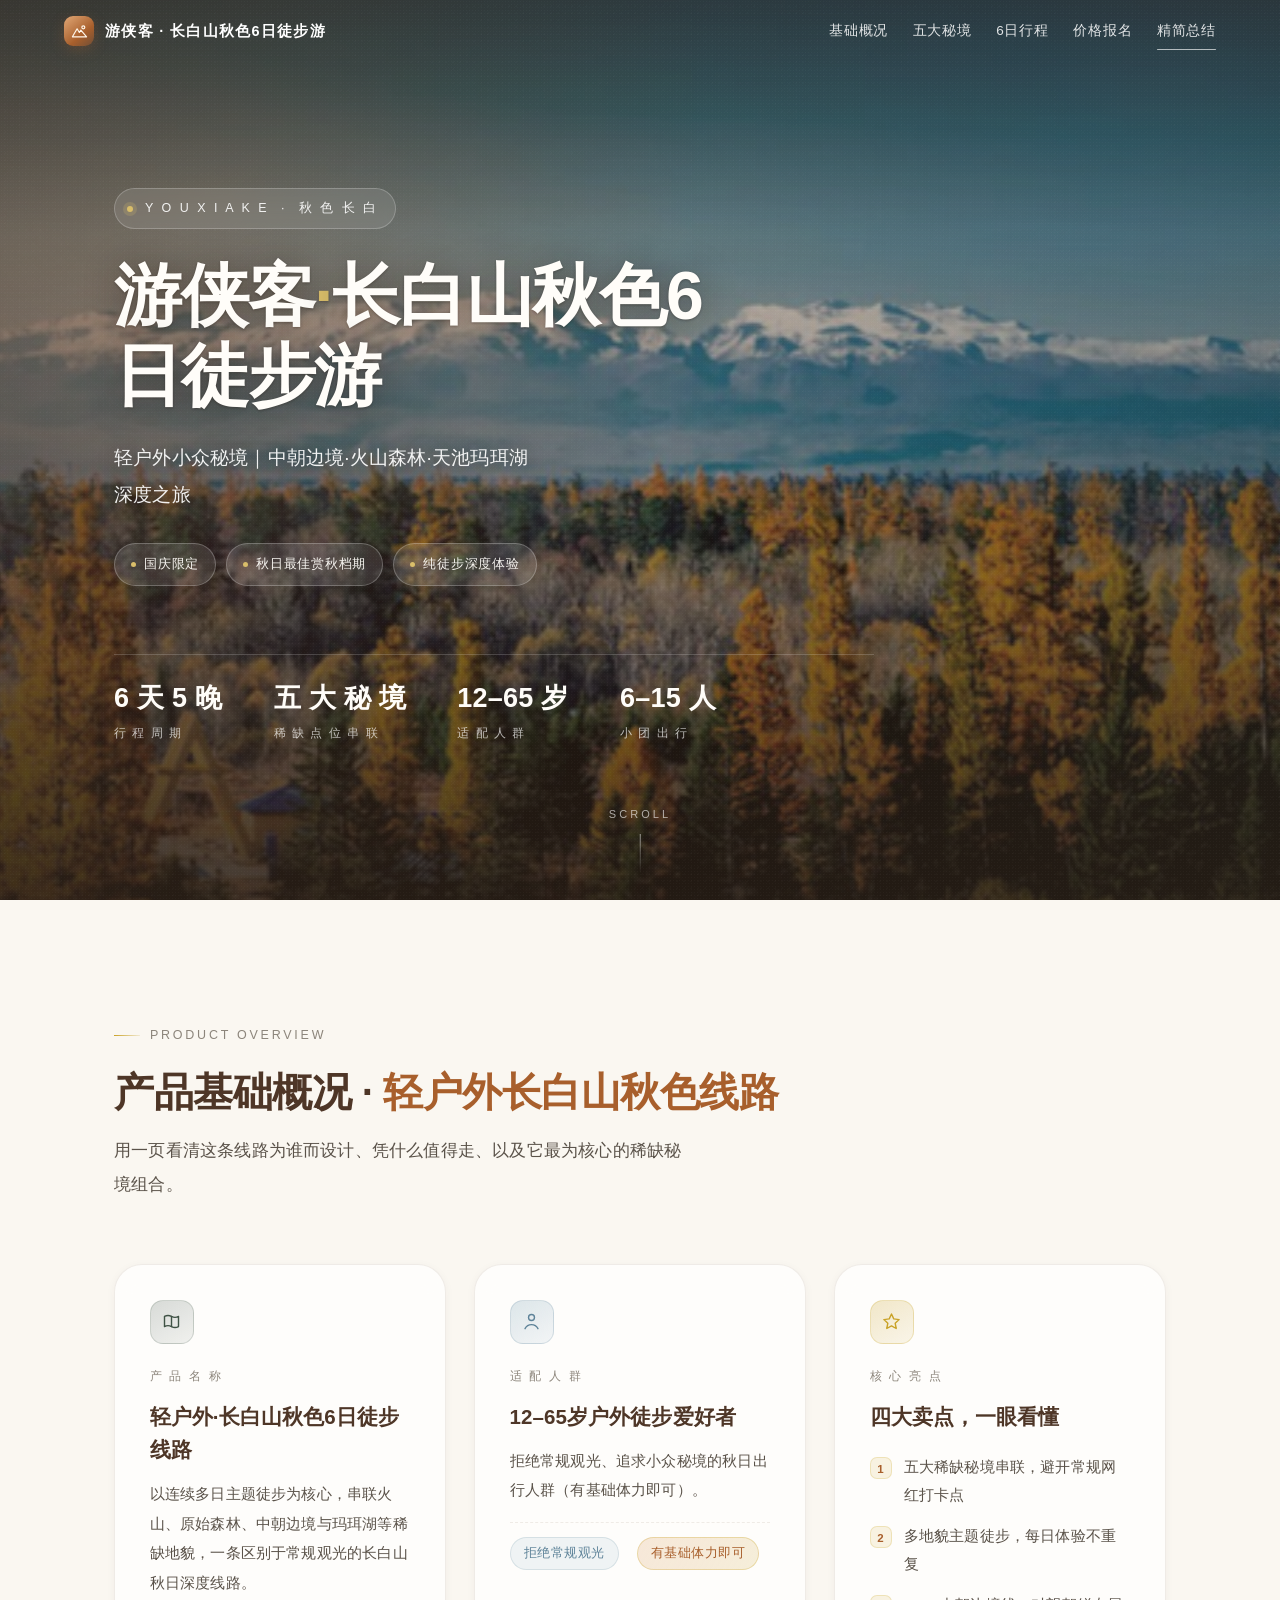
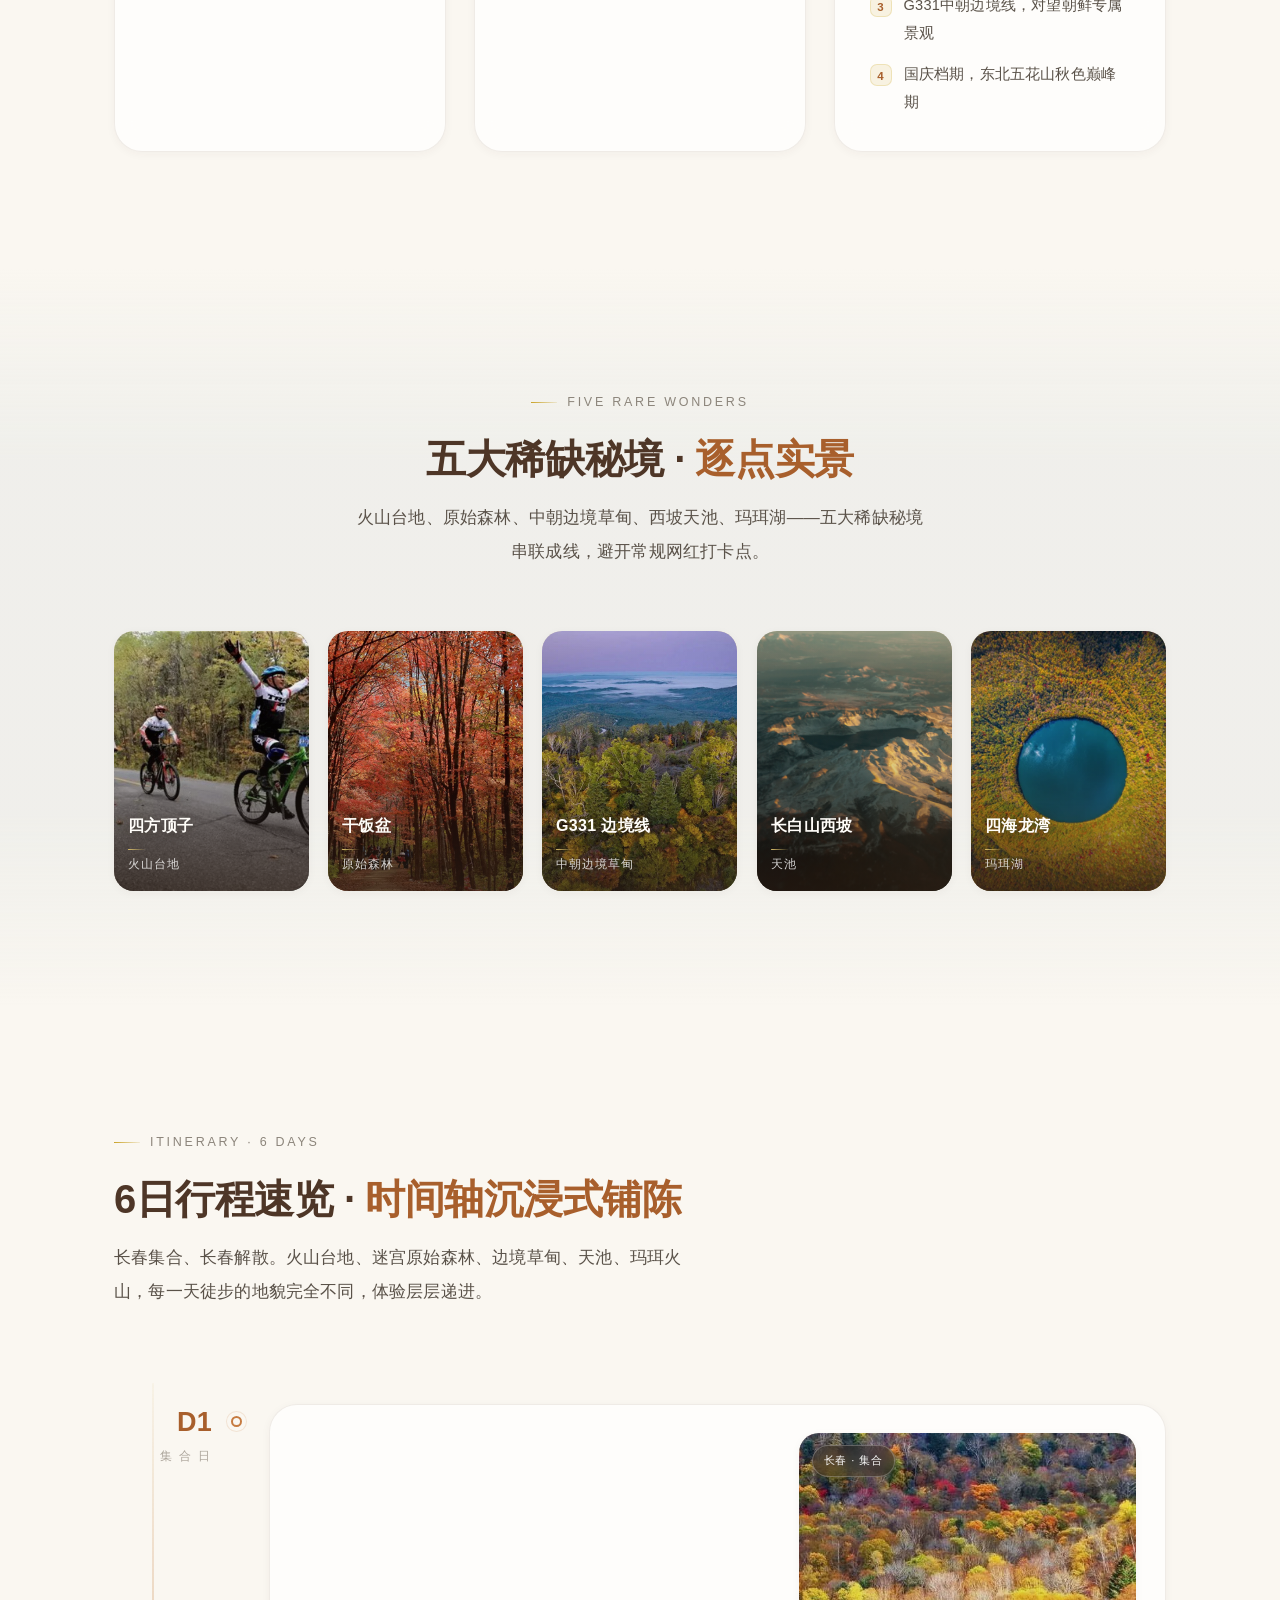
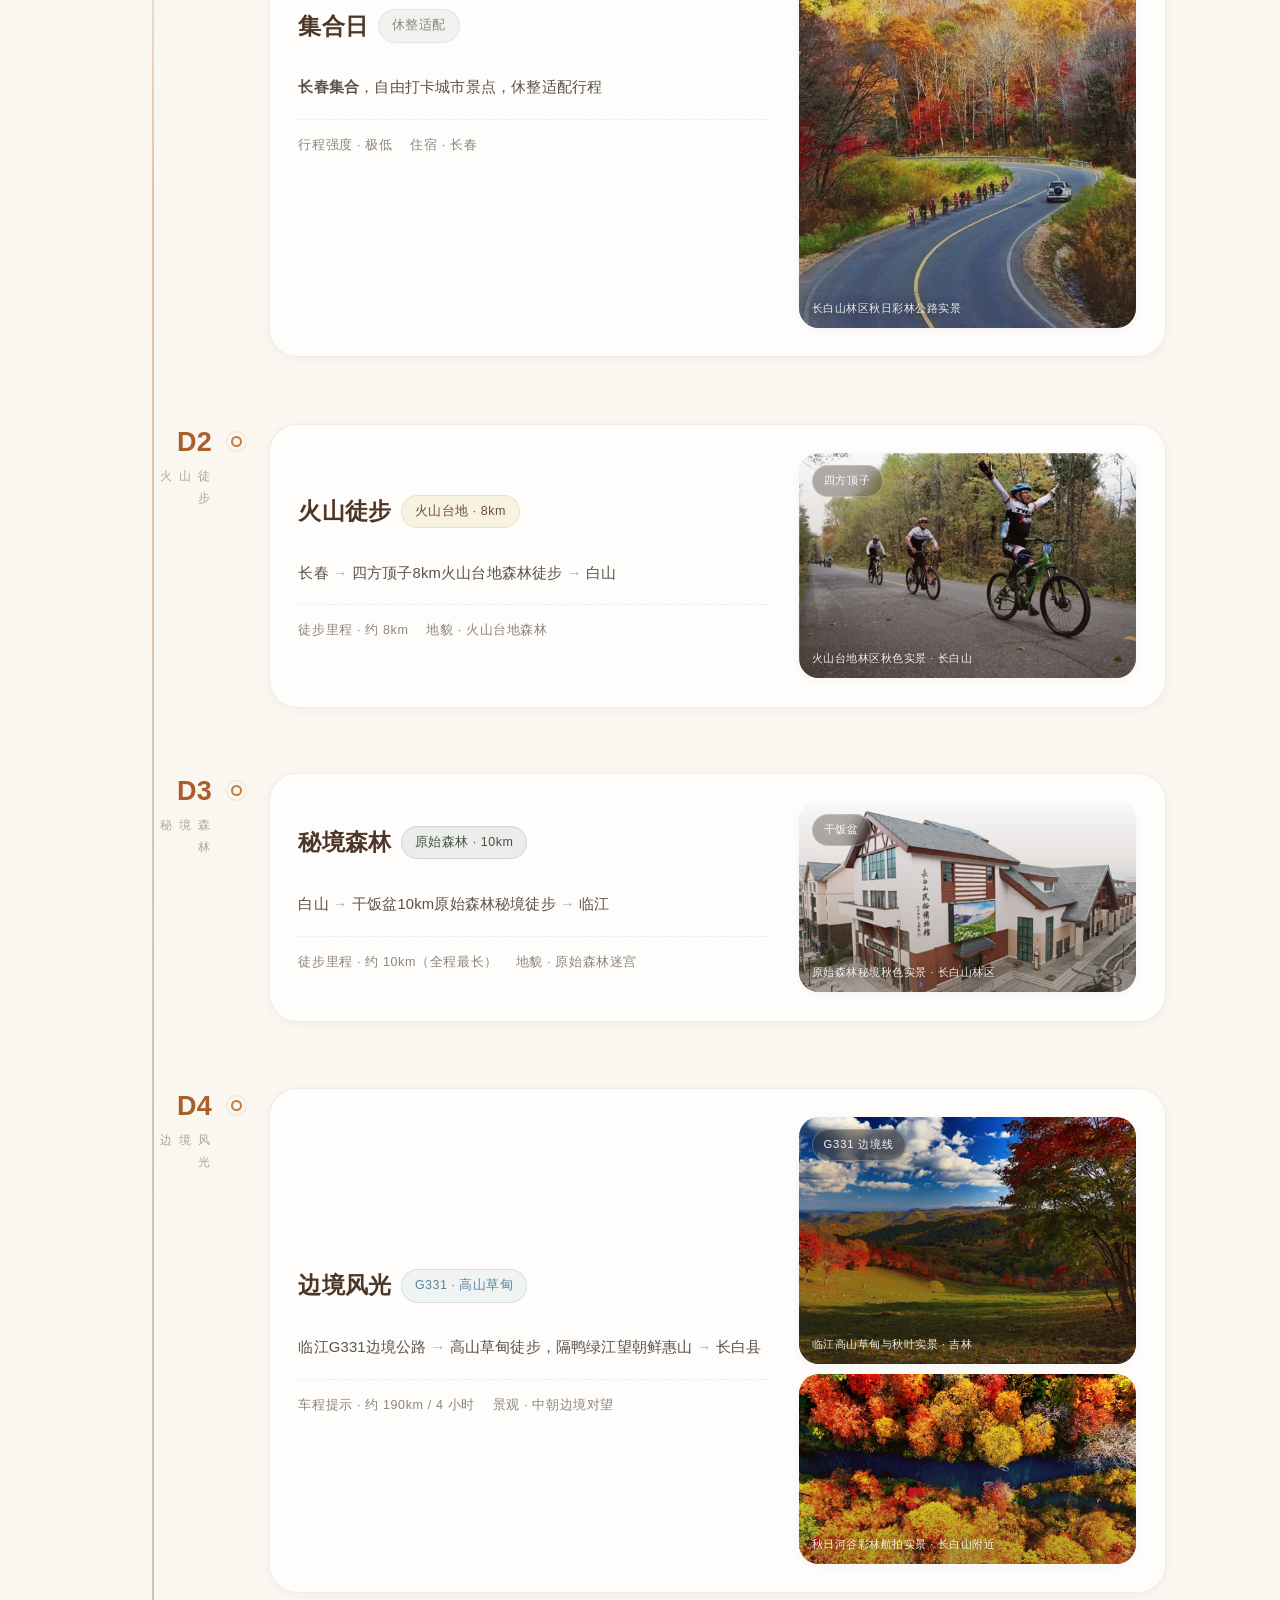
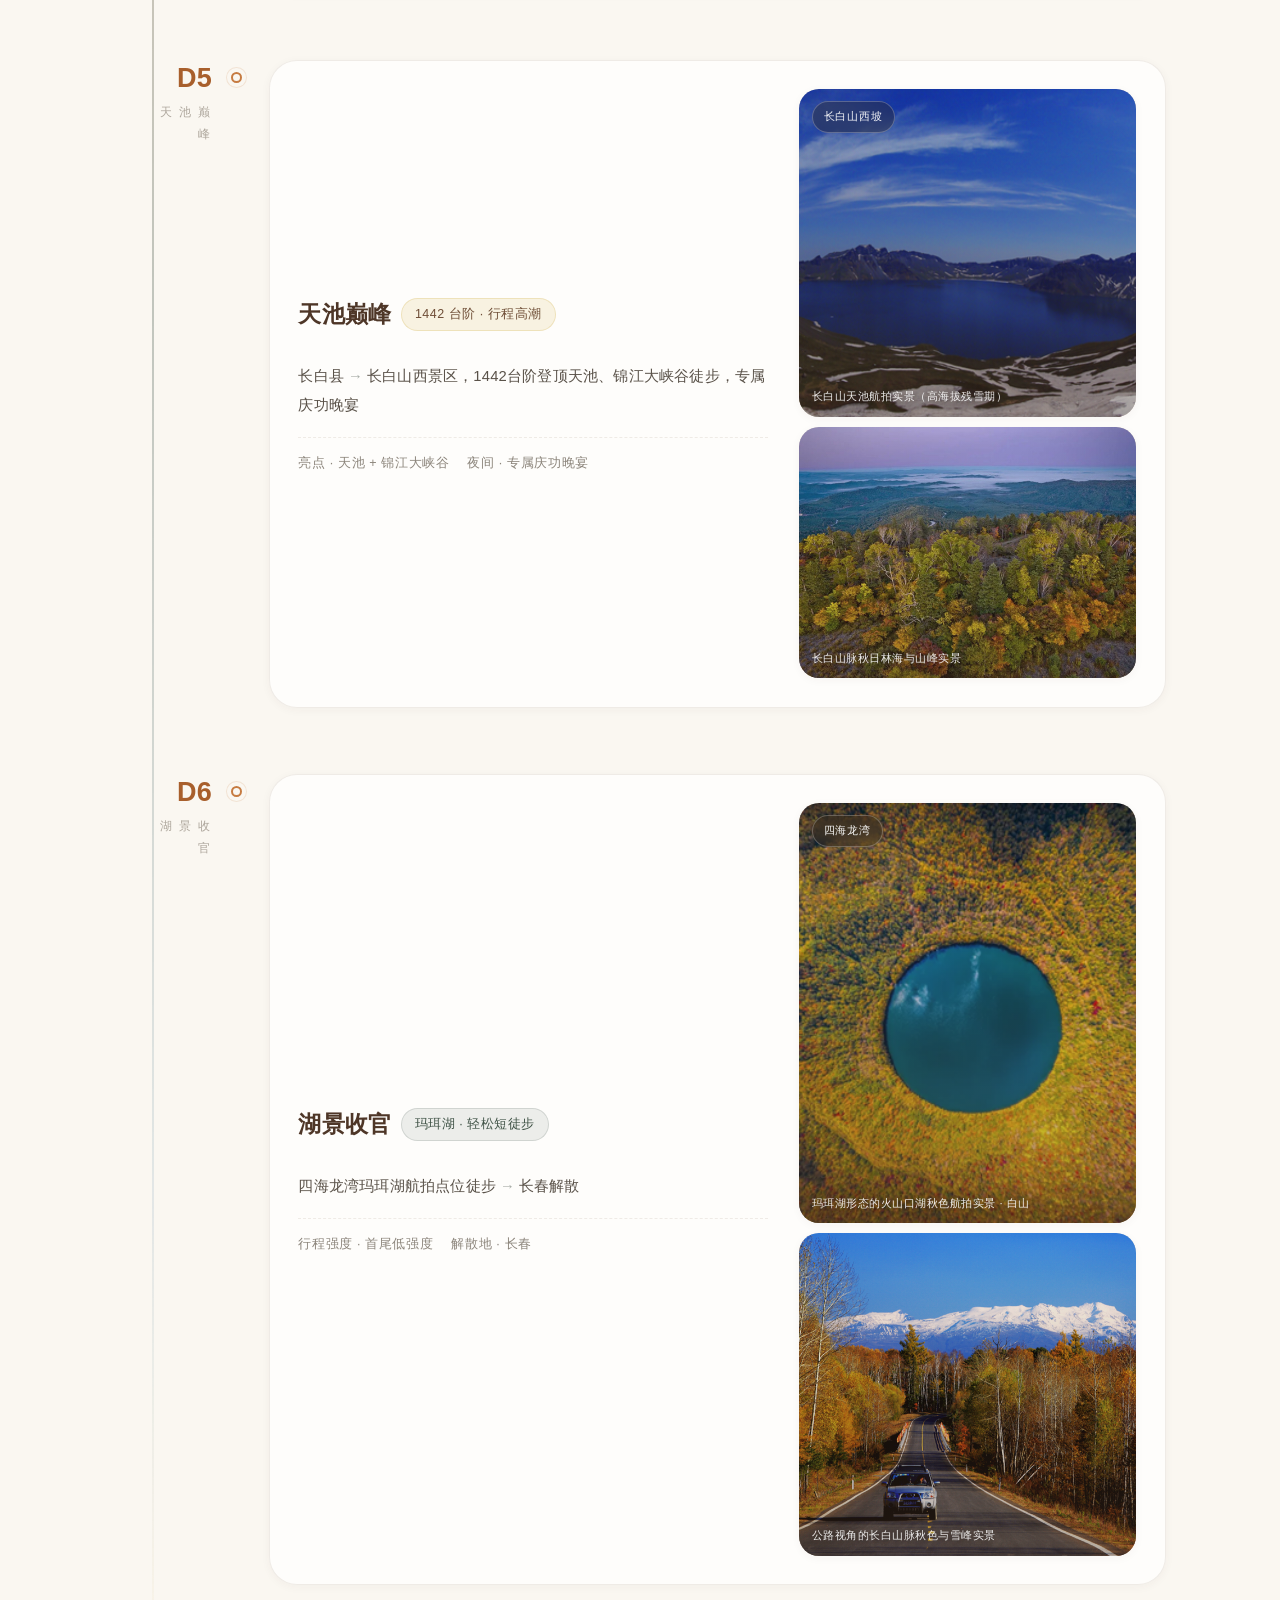
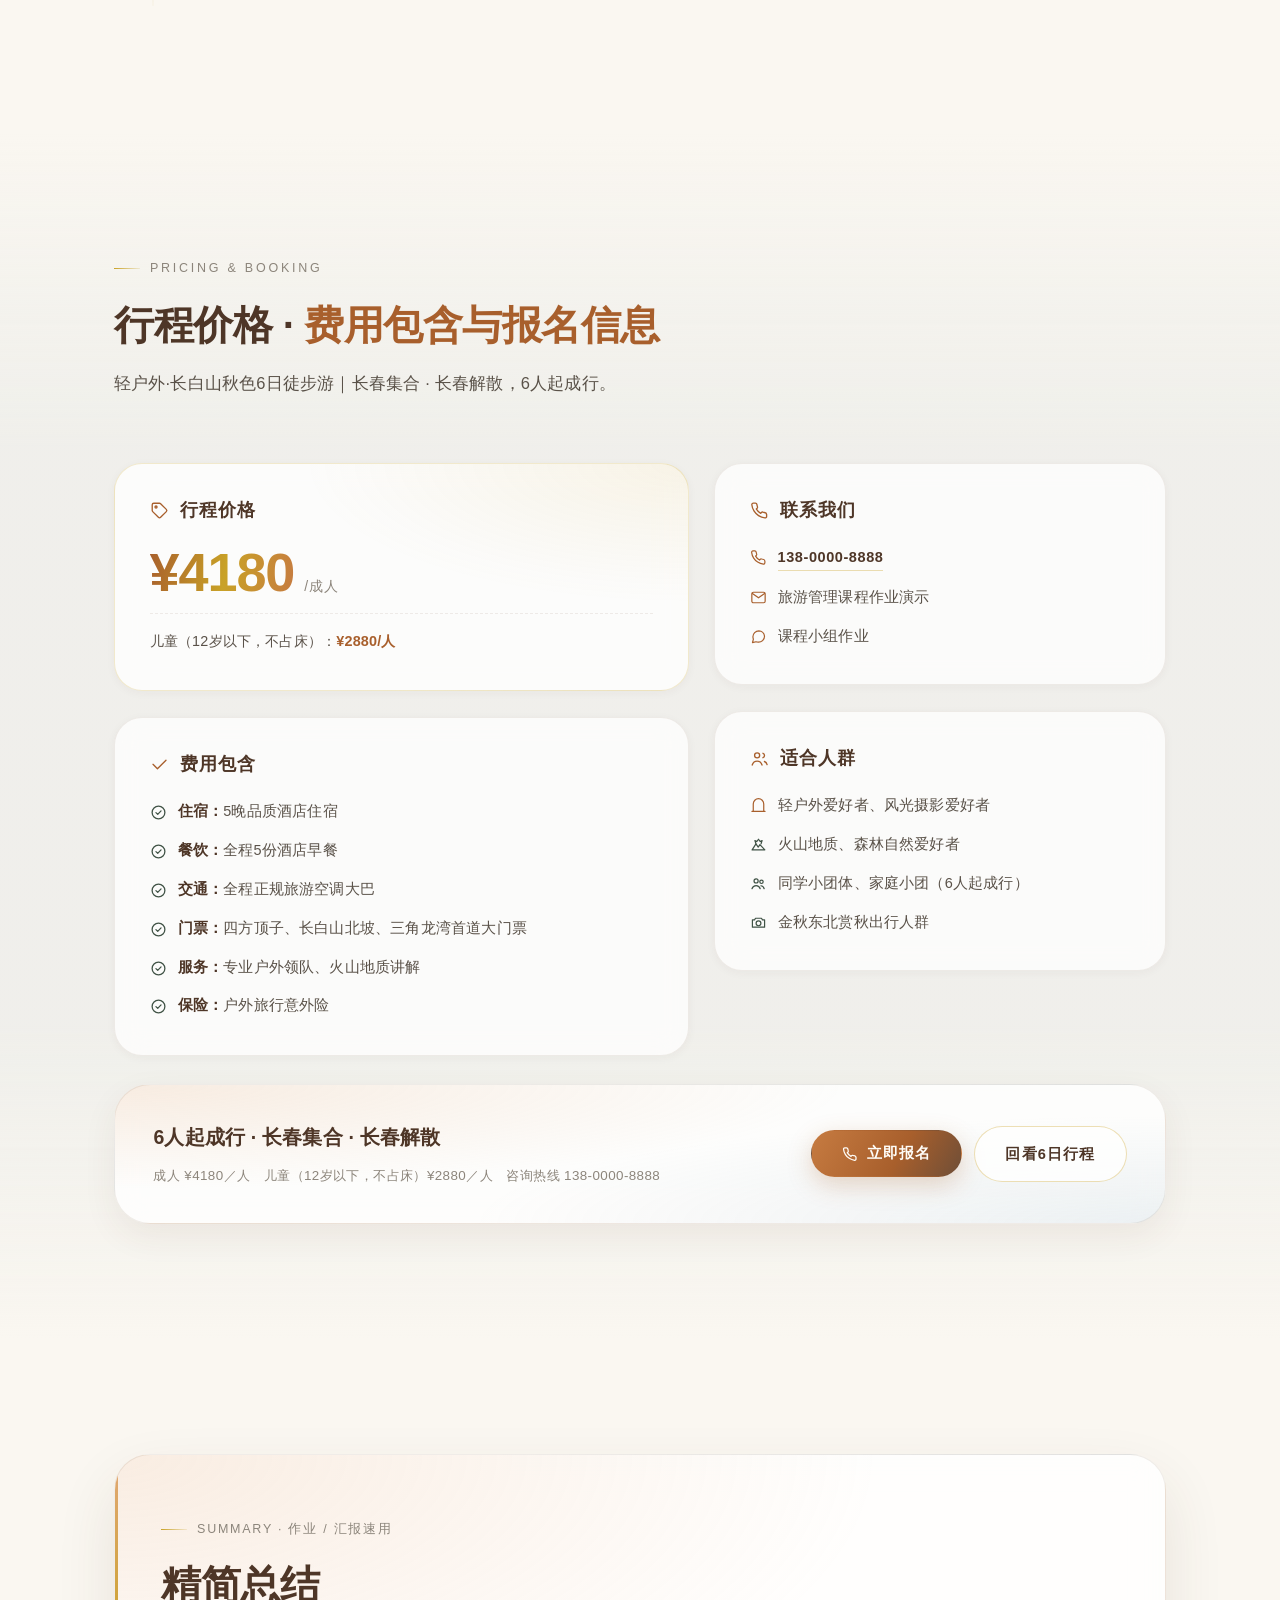
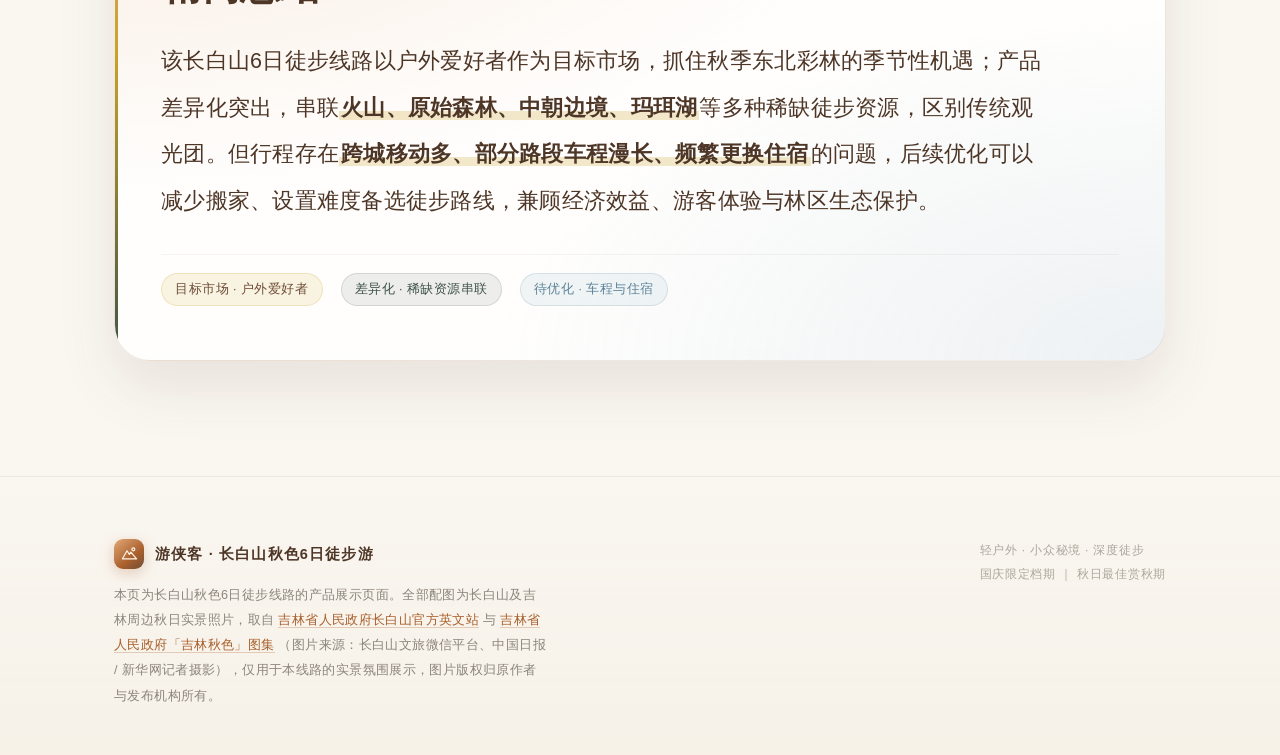
<file: index.html>
<!DOCTYPE html>
<html lang="zh-CN">
<head>
<meta charset="UTF-8">
<meta name="viewport" content="width=device-width, initial-scale=1.0, viewport-fit=cover">
<meta name="theme-color" content="#FAF7F1">
<title>游侠客·长白山秋色6日徒步游｜轻户外小众秘境 · 中朝边境·火山森林·天池玛珥湖深度之旅</title>
<meta name="description" content="轻户外·长白山秋色6日徒步线路：串联火山台地、原始森林、G331中朝边境草甸、长白山西坡天池、四海龙湾玛珥湖五大稀缺秘境，国庆限定秋日最佳赏秋档期。">
<meta name="keywords" content="长白山秋色,6日徒步游,轻户外,五花山,中朝边境,G331,天池,玛珥湖,干饭盆,四方顶子">
<meta property="og:title" content="游侠客·长白山秋色6日徒步游">
<meta property="og:description" content="轻户外小众秘境｜中朝边境·火山森林·天池玛珥湖深度之旅">
<meta property="og:type" content="article">
<link rel="stylesheet" href="assets/styles.css">
</head>

<body>

<!-- ===================== 顶部导航 ===================== -->
<header class="nav" id="nav">
  <a class="nav__brand" href="#top" aria-label="游侠客 长白山秋色6日徒步游">
    <span class="nav__mark" aria-hidden="true">
      <svg viewBox="0 0 24 24" fill="none" stroke="#FFF6EA" stroke-width="1.7" stroke-linecap="round" stroke-linejoin="round">
        <path d="M2 19.5 8.6 8.2l3.2 5.2 2.1-3.3L22 19.5Z"/>
        <circle cx="17.4" cy="6.1" r="2.1"/>
      </svg>
    </span>
    <span class="nav__name">游侠客 · 长白山秋色6日徒步游</span>
  </a>
  <nav class="nav__links" aria-label="页面导航">
    <a class="nav__link" href="#overview">基础概况</a>
    <a class="nav__link" href="#highlights">五大秘境</a>
    <a class="nav__link" href="#itinerary">6日行程</a>
    <a class="nav__link" href="#price">价格报名</a>
    <a class="nav__link" href="#summary">精简总结</a>
  </nav>
</header>

<!-- ===================== 模块1：顶部全屏氛围感横幅 ===================== -->
<section class="hero" id="top">
  <img class="hero__img" src="assets/img/hero.png" alt="长白山秋日五花山全景航拍实景" fetchpriority="high" decoding="async">
  <div class="hero__scrim"></div>
  <div class="hero__grain"></div>

  <div class="wrap hero__inner">
    <span class="hero__eyebrow hero__anim"><i></i>Y O U X I A K E &nbsp;·&nbsp; 秋 色 长 白</span>

    <h1 class="hero__title hero__anim">游侠客<span class="hero__dot">·</span>长白山秋色6日徒步游</h1>

    <p class="hero__sub hero__anim">轻户外小众秘境｜中朝边境·火山森林·天池玛珥湖深度之旅</p>

    <div class="hero__tags hero__anim">
      <span class="hero__tag">国庆限定</span>
      <span class="hero__tag">秋日最佳赏秋档期</span>
      <span class="hero__tag">纯徒步深度体验</span>
    </div>

    <div class="hero__facts hero__anim">
      <div class="hero__fact"><b>6 天 5 晚</b><span>行 程 周 期</span></div>
      <div class="hero__fact"><b>五 大 秘 境</b><span>稀 缺 点 位 串 联</span></div>
      <div class="hero__fact"><b>12–65 岁</b><span>适 配 人 群</span></div>
      <div class="hero__fact"><b>6–15 人</b><span>小 团 出 行</span></div>
    </div>
  </div>

  <div class="hero__cue" aria-hidden="true"><span>SCROLL</span><i></i></div>
</section>

<!-- ===================== 模块2：产品基础概况 ===================== -->
<section class="section" id="overview">
  <div class="wrap">
    <div class="sec-head reveal">
      <span class="eyebrow">Product Overview</span>
      <h2 class="sec-title">产品基础概况 · <em>轻户外长白山秋色线路</em></h2>
      <p class="sec-lead">用一页看清这条线路为谁而设计、凭什么值得走、以及它最为核心的稀缺秘境组合。</p>
    </div>

    <div class="overview__grid">
      <!-- 卡片一：产品名称 -->
      <article class="card reveal" data-delay="0">
        <div class="card__icon card__icon--forest" aria-hidden="true">
          <svg viewBox="0 0 24 24" fill="none" stroke="currentColor" stroke-width="1.6" stroke-linecap="round" stroke-linejoin="round">
            <path d="M4 6.2c2.7-1.5 5.3-1.5 8 0 2.7 1.5 5.3 1.5 8 0v11.6c-2.7 1.5-5.3 1.5-8 0-2.7-1.5-5.3-1.5-8 0Z"/>
            <path d="M12 6.2v11.6"/>
          </svg>
        </div>
        <p class="card__label">产 品 名 称</p>
        <h3 class="card__title">轻户外·长白山秋色6日徒步线路</h3>
        <p class="card__body">以连续多日主题徒步为核心，串联火山、原始森林、中朝边境与玛珥湖等稀缺地貌，一条区别于常规观光的长白山秋日深度线路。</p>
      </article>

      <!-- 卡片二：适配人群 -->
      <article class="card reveal" data-delay="90">
        <div class="card__icon card__icon--lake" aria-hidden="true">
          <svg viewBox="0 0 24 24" fill="none" stroke="currentColor" stroke-width="1.6" stroke-linecap="round" stroke-linejoin="round">
            <circle cx="12" cy="7.4" r="3.4"/>
            <path d="M4.6 20.2c1.6-3.1 4.2-4.6 7.4-4.6s5.8 1.5 7.4 4.6"/>
          </svg>
        </div>
        <p class="card__label">适 配 人 群</p>
        <h3 class="card__title">12–65岁户外徒步爱好者</h3>
        <p class="card__body">拒绝常规观光、追求小众秘境的秋日出行人群（有基础体力即可）。</p>
        <div class="day__foot card__tags">
          <span class="tag tag--lake">拒绝常规观光</span>
          <span class="tag tag--gold">有基础体力即可</span>
        </div>
      </article>

      <!-- 卡片三：核心亮点 -->
      <article class="card reveal" data-delay="180">
        <div class="card__icon card__icon--gold" aria-hidden="true">
          <svg viewBox="0 0 24 24" fill="none" stroke="currentColor" stroke-width="1.6" stroke-linecap="round" stroke-linejoin="round">
            <path d="m12 3.4 2.6 5.6 6.1.8-4.5 4.2 1.2 6-5.4-3-5.4 3 1.2-6L3.3 9.8l6.1-.8Z"/>
          </svg>
        </div>
        <p class="card__label">核 心 亮 点</p>
        <h3 class="card__title">四大卖点，一眼看懂</h3>
        <ul class="feature-list">
          <li><span class="num">1</span><span>五大稀缺秘境串联，避开常规网红打卡点</span></li>
          <li><span class="num">2</span><span>多地貌主题徒步，每日体验不重复</span></li>
          <li><span class="num">3</span><span>G331中朝边境线，对望朝鲜专属景观</span></li>
          <li><span class="num">4</span><span>国庆档期，东北五花山秋色巅峰期</span></li>
        </ul>
      </article>
    </div>
  </div>
</section>

<!-- ===================== 模块2-补：线路亮点 · 五大稀缺秘境 ===================== -->
<section class="section section--mist" id="highlights">
  <div class="wrap">
    <div class="sec-head sec-head--center reveal">
      <span class="eyebrow">Five Rare Wonders</span>
      <h2 class="sec-title">五大稀缺秘境 · <em>逐点实景</em></h2>
      <p class="sec-lead">火山台地、原始森林、中朝边境草甸、西坡天池、玛珥湖——五大稀缺秘境串联成线，避开常规网红打卡点。</p>
    </div>

    <ul class="spots">
      <li class="spot reveal" data-delay="0">
        <figure class="spot__fig">
          <img src="assets/img/d2.jpg" alt="四方顶子火山台地森林秋色实景" loading="lazy" decoding="async">
          <figcaption class="spot__cap"><b>四方顶子</b><span>火山台地</span></figcaption>
        </figure>
      </li>
      <li class="spot reveal" data-delay="70">
        <figure class="spot__fig">
          <img src="assets/img/gal-shulan-path.png" alt="秋日彩叶林间步道徒步实景" loading="lazy" decoding="async">
          <figcaption class="spot__cap"><b>干饭盆</b><span>原始森林</span></figcaption>
        </figure>
      </li>
      <li class="spot reveal" data-delay="140">
        <figure class="spot__fig">
          <img src="assets/img/d4.jpg" alt="长白山脉秋日草甸与林海实景" loading="lazy" decoding="async">
          <figcaption class="spot__cap"><b>G331 边境线</b><span>中朝边境草甸</span></figcaption>
        </figure>
      </li>
      <li class="spot reveal" data-delay="210">
        <figure class="spot__fig">
          <img src="assets/img/rev-02.png" alt="长白山天池航拍实景" loading="lazy" decoding="async">
          <figcaption class="spot__cap"><b>长白山西坡</b><span>天池</span></figcaption>
        </figure>
      </li>
      <li class="spot reveal" data-delay="280">
        <figure class="spot__fig">
          <img src="assets/img/gal-baishan-lake.png" alt="火山口湖（玛珥湖）秋色航拍实景" loading="lazy" decoding="async">
          <figcaption class="spot__cap"><b>四海龙湾</b><span>玛珥湖</span></figcaption>
        </figure>
      </li>
    </ul>
  </div>
</section>

<!-- ===================== 模块3：6日行程速览 ===================== -->
<section class="section" id="itinerary">
  <div class="wrap">
    <div class="sec-head reveal">
      <span class="eyebrow">Itinerary · 6 Days</span>
      <h2 class="sec-title">6日行程速览 · <em>时间轴沉浸式铺陈</em></h2>
      <p class="sec-lead">长春集合、长春解散。火山台地、迷宫原始森林、边境草甸、天池、玛珥火山，每一天徒步的地貌完全不同，体验层层递进。</p>
    </div>

    <div class="timeline">

      <!-- D1 -->
      <article class="day reveal reveal--left">
        <div class="day__date">
          <b>D1</b><span>集 合 日</span>
          <i class="day__node" aria-hidden="true"></i>
        </div>
        <div class="day__card">
          <div class="day__text">
            <div class="day__kicker">
              <span class="day__name">集合日</span>
              <span class="tag tag--mist">休整适配</span>
            </div>
            <p class="day__route"><strong>长春集合</strong>，自由打卡城市景点，休整适配行程</p>
            <div class="day__foot">
              <span class="meta">行程强度 · 极低</span>
              <span class="meta">住宿 · 长春</span>
            </div>
          </div>
          <figure class="day__figure">
            <span class="day__place">长春 · 集合</span>
            <img src="assets/img/d1.jpg" alt="长白山林区秋日彩林公路实景" loading="lazy" decoding="async">
            <figcaption class="day__cap">长白山林区秋日彩林公路实景</figcaption>
          </figure>
        </div>
      </article>

      <!-- D2 -->
      <article class="day reveal reveal--left">
        <div class="day__date">
          <b>D2</b><span>火 山 徒 步</span>
          <i class="day__node" aria-hidden="true"></i>
        </div>
        <div class="day__card">
          <div class="day__text">
            <div class="day__kicker">
              <span class="day__name">火山徒步</span>
              <span class="tag">火山台地 · 8km</span>
            </div>
            <p class="day__route">长春<span class="arrow">→</span>四方顶子8km火山台地森林徒步<span class="arrow">→</span>白山</p>
            <div class="day__foot">
              <span class="meta">徒步里程 · 约 8km</span>
              <span class="meta">地貌 · 火山台地森林</span>
            </div>
          </div>
          <figure class="day__figure">
            <span class="day__place">四方顶子</span>
            <img src="assets/img/d2.jpg" alt="长白山火山台地林区秋色实景" loading="lazy" decoding="async">
            <figcaption class="day__cap">火山台地林区秋色实景 · 长白山</figcaption>
          </figure>
        </div>
      </article>

      <!-- D3 -->
      <article class="day reveal reveal--left">
        <div class="day__date">
          <b>D3</b><span>秘 境 森 林</span>
          <i class="day__node" aria-hidden="true"></i>
        </div>
        <div class="day__card">
          <div class="day__text">
            <div class="day__kicker">
              <span class="day__name">秘境森林</span>
              <span class="tag tag--forest">原始森林 · 10km</span>
            </div>
            <p class="day__route">白山<span class="arrow">→</span>干饭盆10km原始森林秘境徒步<span class="arrow">→</span>临江</p>
            <div class="day__foot">
              <span class="meta">徒步里程 · 约 10km（全程最长）</span>
              <span class="meta">地貌 · 原始森林迷宫</span>
            </div>
          </div>
          <figure class="day__figure">
            <span class="day__place">干饭盆</span>
            <img src="assets/img/d3.jpg" alt="长白山原始森林秘境秋色实景" loading="lazy" decoding="async">
            <figcaption class="day__cap">原始森林秘境秋色实景 · 长白山林区</figcaption>
          </figure>
        </div>
      </article>

      <!-- D4 -->
      <article class="day reveal reveal--left">
        <div class="day__date">
          <b>D4</b><span>边 境 风 光</span>
          <i class="day__node" aria-hidden="true"></i>
        </div>
        <div class="day__card">
          <div class="day__text">
            <div class="day__kicker">
              <span class="day__name">边境风光</span>
              <span class="tag tag--lake">G331 · 高山草甸</span>
            </div>
            <p class="day__route">临江G331边境公路<span class="arrow">→</span>高山草甸徒步，隔鸭绿江望朝鲜惠山<span class="arrow">→</span>长白县</p>
            <div class="day__foot">
              <span class="meta">车程提示 · 约 190km / 4 小时</span>
              <span class="meta">景观 · 中朝边境对望</span>
            </div>
          </div>
          <div class="day__figs">
            <figure class="day__figure">
              <span class="day__place">G331 边境线</span>
              <img src="assets/img/gal-linjiang-meadow.png" alt="临江高山草甸与秋叶实景" loading="lazy" decoding="async">
              <figcaption class="day__cap">临江高山草甸与秋叶实景 · 吉林</figcaption>
            </figure>
            <figure class="day__figure day__figure--sub">
              <img src="assets/img/gal-river.png" alt="长白山附近秋日河谷彩林航拍实景" loading="lazy" decoding="async">
              <figcaption class="day__cap">秋日河谷彩林航拍实景 · 长白山附近</figcaption>
            </figure>
          </div>
        </div>
      </article>

      <!-- D5 -->
      <article class="day reveal reveal--left">
        <div class="day__date">
          <b>D5</b><span>天 池 巅 峰</span>
          <i class="day__node" aria-hidden="true"></i>
        </div>
        <div class="day__card">
          <div class="day__text">
            <div class="day__kicker">
              <span class="day__name">天池巅峰</span>
              <span class="tag">1442 台阶 · 行程高潮</span>
            </div>
            <p class="day__route">长白县<span class="arrow">→</span>长白山西景区，1442台阶登顶天池、锦江大峡谷徒步，专属庆功晚宴</p>
            <div class="day__foot">
              <span class="meta">亮点 · 天池 + 锦江大峡谷</span>
              <span class="meta">夜间 · 专属庆功晚宴</span>
            </div>
          </div>
          <div class="day__figs">
            <figure class="day__figure">
              <span class="day__place">长白山西坡</span>
              <img src="assets/img/d5.png" alt="长白山天池航拍实景" loading="lazy" decoding="async">
              <figcaption class="day__cap">长白山天池航拍实景（高海拔残雪期）</figcaption>
            </figure>
            <figure class="day__figure day__figure--sub">
              <img src="assets/img/d4.jpg" alt="长白山脉秋日林海与山峰实景" loading="lazy" decoding="async">
              <figcaption class="day__cap">长白山脉秋日林海与山峰实景</figcaption>
            </figure>
          </div>
        </div>
      </article>

      <!-- D6 -->
      <article class="day reveal reveal--left">
        <div class="day__date">
          <b>D6</b><span>湖 景 收 官</span>
          <i class="day__node" aria-hidden="true"></i>
        </div>
        <div class="day__card">
          <div class="day__text">
            <div class="day__kicker">
              <span class="day__name">湖景收官</span>
              <span class="tag tag--forest">玛珥湖 · 轻松短徒步</span>
            </div>
            <p class="day__route">四海龙湾玛珥湖航拍点位徒步<span class="arrow">→</span>长春解散</p>
            <div class="day__foot">
              <span class="meta">行程强度 · 首尾低强度</span>
              <span class="meta">解散地 · 长春</span>
            </div>
          </div>
          <div class="day__figs">
            <figure class="day__figure">
              <span class="day__place">四海龙湾</span>
              <img src="assets/img/gal-baishan-lake.png" alt="玛珥湖形态的火山口湖秋色航拍实景" loading="lazy" decoding="async">
              <figcaption class="day__cap">玛珥湖形态的火山口湖秋色航拍实景 · 白山</figcaption>
            </figure>
            <figure class="day__figure day__figure--sub">
              <img src="assets/img/d6.png" alt="长白山脉秋日公路彩林与雪峰实景" loading="lazy" decoding="async">
              <figcaption class="day__cap">公路视角的长白山脉秋色与雪峰实景</figcaption>
            </figure>
          </div>
        </div>
      </article>

    </div>
  </div>
</section>

<!-- ===================== 模块4：行程价格与报名信息 ===================== -->
<section class="section section--mist" id="price">
  <div class="wrap">
    <div class="sec-head reveal">
      <span class="eyebrow">Pricing &amp; Booking</span>
      <h2 class="sec-title">行程价格 · <em>费用包含与报名信息</em></h2>
      <p class="sec-lead">轻户外·长白山秋色6日徒步游｜长春集合 · 长春解散，6人起成行。</p>
    </div>

    <div class="price__grid">

      <!-- 左：行程价格 + 费用包含 -->
      <div class="price__col">
        <div class="price__block price__block--main reveal">
          <h3 class="pb-title">
            <svg viewBox="0 0 24 24" fill="none" stroke="currentColor" stroke-width="1.7" stroke-linecap="round" stroke-linejoin="round" aria-hidden="true"><path d="M20.6 13.4 13.4 20.6a2 2 0 0 1-2.8 0l-7.2-7.2A2 2 0 0 1 2.8 12V4.8A2 2 0 0 1 4.8 2.8H12a2 2 0 0 1 1.4.6l7.2 7.2a2 2 0 0 1 0 2.8Z"/><circle cx="7.6" cy="7.6" r="1.3"/></svg>
            行程价格
          </h3>
          <p class="price__amount"><b>¥4180</b><span>/成人</span></p>
          <p class="price__sub">儿童（12岁以下，不占床）：<b>¥2880/人</b></p>
        </div>

        <div class="price__block reveal" data-delay="90">
          <h3 class="pb-title">
            <svg viewBox="0 0 24 24" fill="none" stroke="currentColor" stroke-width="1.7" stroke-linecap="round" stroke-linejoin="round" aria-hidden="true"><path d="M20.2 6.6 9.4 17.4l-5.6-5.6"/></svg>
            费用包含
          </h3>
          <ul class="inc-list">
            <li>
              <svg viewBox="0 0 24 24" fill="none" stroke="currentColor" stroke-width="1.8" stroke-linecap="round" stroke-linejoin="round" aria-hidden="true"><circle cx="12" cy="12" r="9"/><path d="m8.4 12.2 2.5 2.5 4.7-5"/></svg>
              <span><b>住宿：</b>5晚品质酒店住宿</span>
            </li>
            <li>
              <svg viewBox="0 0 24 24" fill="none" stroke="currentColor" stroke-width="1.8" stroke-linecap="round" stroke-linejoin="round" aria-hidden="true"><circle cx="12" cy="12" r="9"/><path d="m8.4 12.2 2.5 2.5 4.7-5"/></svg>
              <span><b>餐饮：</b>全程5份酒店早餐</span>
            </li>
            <li>
              <svg viewBox="0 0 24 24" fill="none" stroke="currentColor" stroke-width="1.8" stroke-linecap="round" stroke-linejoin="round" aria-hidden="true"><circle cx="12" cy="12" r="9"/><path d="m8.4 12.2 2.5 2.5 4.7-5"/></svg>
              <span><b>交通：</b>全程正规旅游空调大巴</span>
            </li>
            <li>
              <svg viewBox="0 0 24 24" fill="none" stroke="currentColor" stroke-width="1.8" stroke-linecap="round" stroke-linejoin="round" aria-hidden="true"><circle cx="12" cy="12" r="9"/><path d="m8.4 12.2 2.5 2.5 4.7-5"/></svg>
              <span><b>门票：</b>四方顶子、长白山北坡、三角龙湾首道大门票</span>
            </li>
            <li>
              <svg viewBox="0 0 24 24" fill="none" stroke="currentColor" stroke-width="1.8" stroke-linecap="round" stroke-linejoin="round" aria-hidden="true"><circle cx="12" cy="12" r="9"/><path d="m8.4 12.2 2.5 2.5 4.7-5"/></svg>
              <span><b>服务：</b>专业户外领队、火山地质讲解</span>
            </li>
            <li>
              <svg viewBox="0 0 24 24" fill="none" stroke="currentColor" stroke-width="1.8" stroke-linecap="round" stroke-linejoin="round" aria-hidden="true"><circle cx="12" cy="12" r="9"/><path d="m8.4 12.2 2.5 2.5 4.7-5"/></svg>
              <span><b>保险：</b>户外旅行意外险</span>
            </li>
          </ul>
        </div>
      </div>

      <!-- 右：联系我们 + 适合人群 -->
      <div class="price__col">
        <div class="price__block reveal" data-delay="60">
          <h3 class="pb-title">
            <svg viewBox="0 0 24 24" fill="none" stroke="currentColor" stroke-width="1.7" stroke-linecap="round" stroke-linejoin="round" aria-hidden="true"><path d="M21 16.9v2.6a1.9 1.9 0 0 1-2.1 1.9 18.6 18.6 0 0 1-8.1-2.9 18.3 18.3 0 0 1-5.6-5.6A18.6 18.6 0 0 1 2.3 4.8 1.9 1.9 0 0 1 4.2 2.7h2.6a1.9 1.9 0 0 1 1.9 1.6c.1 1 .4 1.9.7 2.8a1.9 1.9 0 0 1-.4 2L7.9 10a15 15 0 0 0 5.6 5.6l.9-1.1a1.9 1.9 0 0 1 2-.4c.9.3 1.8.6 2.8.7a1.9 1.9 0 0 1 1.6 2Z"/></svg>
            联系我们
          </h3>
          <ul class="contact-list">
            <li>
              <svg viewBox="0 0 24 24" fill="none" stroke="currentColor" stroke-width="1.7" stroke-linecap="round" stroke-linejoin="round" aria-hidden="true"><path d="M21 16.9v2.6a1.9 1.9 0 0 1-2.1 1.9 18.6 18.6 0 0 1-8.1-2.9 18.3 18.3 0 0 1-5.6-5.6A18.6 18.6 0 0 1 2.3 4.8 1.9 1.9 0 0 1 4.2 2.7h2.6a1.9 1.9 0 0 1 1.9 1.6c.1 1 .4 1.9.7 2.8a1.9 1.9 0 0 1-.4 2L7.9 10a15 15 0 0 0 5.6 5.6l.9-1.1a1.9 1.9 0 0 1 2-.4c.9.3 1.8.6 2.8.7a1.9 1.9 0 0 1 1.6 2Z"/></svg>
              <a href="tel:13800008888">138-0000-8888</a>
            </li>
            <li>
              <svg viewBox="0 0 24 24" fill="none" stroke="currentColor" stroke-width="1.7" stroke-linecap="round" stroke-linejoin="round" aria-hidden="true"><rect x="2.6" y="4.6" width="18.8" height="14.8" rx="2.2"/><path d="m3.4 6.4 8.6 6 8.6-6"/></svg>
              <span>旅游管理课程作业演示</span>
            </li>
            <li>
              <svg viewBox="0 0 24 24" fill="none" stroke="currentColor" stroke-width="1.7" stroke-linecap="round" stroke-linejoin="round" aria-hidden="true"><path d="M20.5 11.6a8.4 8.4 0 0 1-9.1 8.4 8.6 8.6 0 0 1-2.9-.6L3.5 20.6l1.3-4.8a8.6 8.6 0 0 1-.7-3.3 8.4 8.4 0 0 1 8.4-8.4 8.4 8.4 0 0 1 8 7.5Z"/></svg>
              <span>课程小组作业</span>
            </li>
          </ul>
        </div>

        <div class="price__block reveal" data-delay="140">
          <h3 class="pb-title">
            <svg viewBox="0 0 24 24" fill="none" stroke="currentColor" stroke-width="1.7" stroke-linecap="round" stroke-linejoin="round" aria-hidden="true"><circle cx="9" cy="8" r="3.2"/><path d="M2.8 20.2c1-3.2 3.3-4.9 6.2-4.9s5.2 1.7 6.2 4.9"/><path d="M16.4 5.4a3 3 0 0 1 0 5.6M18.2 15.8c1.7.6 2.9 2 3.4 4"/></svg>
            适合人群
          </h3>
          <ul class="aud-list">
            <li>
              <svg viewBox="0 0 24 24" fill="none" stroke="currentColor" stroke-width="1.7" stroke-linecap="round" stroke-linejoin="round" aria-hidden="true"><path d="M4.6 20.4V9.8a7.4 7.4 0 0 1 14.8 0v10.6"/><path d="M2.8 20.4h18.4"/></svg>
              <span>轻户外爱好者、风光摄影爱好者</span>
            </li>
            <li>
              <svg viewBox="0 0 24 24" fill="none" stroke="currentColor" stroke-width="1.7" stroke-linecap="round" stroke-linejoin="round" aria-hidden="true"><path d="m3 19.6 5.4-8.4 3.2 4.4 2.4-3.4L21 19.6Z"/><path d="M8.4 11.2 6.9 6.4l2.6 1.5L12 4.6l2.5 3.3 2.6-1.5-1.5 4.8"/></svg>
              <span>火山地质、森林自然爱好者</span>
            </li>
            <li>
              <svg viewBox="0 0 24 24" fill="none" stroke="currentColor" stroke-width="1.7" stroke-linecap="round" stroke-linejoin="round" aria-hidden="true"><circle cx="8.6" cy="8.4" r="2.9"/><circle cx="16.2" cy="9.6" r="2.4"/><path d="M2.8 19.4c.9-2.9 3-4.4 5.8-4.4s4.9 1.5 5.8 4.4"/><path d="M15.4 15.2c2.2.2 3.9 1.5 4.6 4.2"/></svg>
              <span>同学小团体、家庭小团（6人起成行）</span>
            </li>
            <li>
              <svg viewBox="0 0 24 24" fill="none" stroke="currentColor" stroke-width="1.7" stroke-linecap="round" stroke-linejoin="round" aria-hidden="true"><path d="M3.4 8.2h3l1.4-2.2h8.4l1.4 2.2h3v10.4H3.4Z"/><circle cx="12" cy="13.2" r="3.4"/></svg>
              <span>金秋东北赏秋出行人群</span>
            </li>
          </ul>
        </div>
      </div>

    </div>

    <!-- 报名行动区 -->
    <div class="booking reveal reveal--fade">
      <div class="booking__text">
        <b>6人起成行 · 长春集合 · 长春解散</b>
        <span>成人 ¥4180／人　儿童（12岁以下，不占床）¥2880／人　咨询热线 138-0000-8888</span>
      </div>
      <div class="booking__acts">
        <button class="btn btn--gold" type="button" id="btn-signup">
          <svg viewBox="0 0 24 24" fill="none" stroke="currentColor" stroke-width="1.9" stroke-linecap="round" stroke-linejoin="round" aria-hidden="true"><path d="M21 16.9v2.6a1.9 1.9 0 0 1-2.1 1.9 18.6 18.6 0 0 1-8.1-2.9 18.3 18.3 0 0 1-5.6-5.6A18.6 18.6 0 0 1 2.3 4.8 1.9 1.9 0 0 1 4.2 2.7h2.6a1.9 1.9 0 0 1 1.9 1.6c.1 1 .4 1.9.7 2.8a1.9 1.9 0 0 1-.4 2L7.9 10a15 15 0 0 0 5.6 5.6l.9-1.1a1.9 1.9 0 0 1 2-.4c.9.3 1.8.6 2.8.7a1.9 1.9 0 0 1 1.6 2Z"/></svg>
          立即报名
        </button>
        <a class="btn btn--ghost" href="#itinerary">回看6日行程</a>
      </div>
    </div>
  </div>
</section>

<!-- ===================== 模块5：精简总结 ===================== -->
<section class="section" id="summary">
  <div class="wrap">
    <div class="summary reveal reveal--fade">
      <span class="eyebrow eyebrow--plain">Summary · 作业 / 汇报速用</span>
      <h2 class="sec-title summary__title">精简总结</h2>
      <p class="summary__quote">该长白山6日徒步线路以户外爱好者作为目标市场，抓住秋季东北彩林的季节性机遇；产品差异化突出，串联<span class="hl">火山、原始森林、中朝边境、玛珥湖</span>等多种稀缺徒步资源，区别传统观光团。但行程存在<span class="hl">跨城移动多、部分路段车程漫长、频繁更换住宿</span>的问题，后续优化可以减少搬家、设置难度备选徒步路线，兼顾经济效益、游客体验与林区生态保护。</p>
      <div class="summary__foot">
        <span class="tag">目标市场 · 户外爱好者</span>
        <span class="tag tag--forest">差异化 · 稀缺资源串联</span>
        <span class="tag tag--lake">待优化 · 车程与住宿</span>
      </div>
    </div>
  </div>
</section>

<!-- ===================== 页脚 ===================== -->
<footer class="foot">
  <div class="wrap foot__inner">
    <div>
      <div class="foot__brand">
        <span class="nav__mark" aria-hidden="true">
          <svg viewBox="0 0 24 24" fill="none" stroke="#FFF6EA" stroke-width="1.7" stroke-linecap="round" stroke-linejoin="round">
            <path d="M2 19.5 8.6 8.2l3.2 5.2 2.1-3.3L22 19.5Z"/>
            <circle cx="17.4" cy="6.1" r="2.1"/>
          </svg>
        </span>
        <b>游侠客 · 长白山秋色6日徒步游</b>
      </div>
      <p class="foot__note foot__note--first">
        本页为长白山秋色6日徒步线路的产品展示页面。全部配图为长白山及吉林周边秋日实景照片，取自
        <a href="https://www.gojilin.gov.cn/changbaishan/cbs-attractions.html" target="_blank" rel="noopener">吉林省人民政府长白山官方英文站</a>
        与
        <a href="https://www.gojilin.gov.cn/2024/10/10/c_13452.htm" target="_blank" rel="noopener">吉林省人民政府「吉林秋色」图集</a>
        （图片来源：长白山文旅微信平台、中国日报 / 新华网记者摄影），仅用于本线路的实景氛围展示，图片版权归原作者与发布机构所有。
      </p>
    </div>
    <div>
      <p class="foot__meta">轻户外 · 小众秘境 · 深度徒步</p>
      <p class="foot__meta">国庆限定档期 ｜ 秋日最佳赏秋期</p>
    </div>
  </div>
</footer>

<!-- ===================== 报名弹窗 ===================== -->
<div class="modal" id="signup-modal" aria-hidden="true">
  <div class="modal__mask" data-close="1"></div>
  <div class="modal__box" role="dialog" aria-modal="true" aria-labelledby="signup-title">
    <button class="modal__close" type="button" data-close="1" aria-label="关闭弹窗">&times;</button>
    <h3 class="modal__title" id="signup-title">立即报名</h3>
    <p class="modal__sub">长白山秋色6日徒步游 · 国庆限定档期 · 6人起成行</p>
    <form class="modal__form" id="signup-form" novalidate>
      <label class="field">
        <span class="field__label">姓名 <i>*</i></span>
        <input class="field__input" type="text" name="name" placeholder="请输入您的姓名" autocomplete="name" required>
      </label>
      <label class="field">
        <span class="field__label">联系电话 <i>*</i></span>
        <input class="field__input" type="tel" name="phone" placeholder="请输入11位手机号" maxlength="11" autocomplete="tel" required>
      </label>
      <label class="field">
        <span class="field__label">身份证号</span>
        <input class="field__input" type="text" name="idcard" placeholder="用于购买户外旅行意外险（选填）">
      </label>
      <label class="field">
        <span class="field__label">微信号</span>
        <input class="field__input" type="text" name="wechat" placeholder="方便领队拉群沟通（选填）">
      </label>
      <p class="form__error" id="form-error" hidden>请填写姓名，并输入正确的11位手机号</p>
      <button class="btn btn--gold modal__submit" type="submit">
        <svg viewBox="0 0 24 24" fill="none" stroke="currentColor" stroke-width="1.9" stroke-linecap="round" stroke-linejoin="round" aria-hidden="true"><path d="M20.2 6.6 9.4 17.4l-5.6-5.6"/></svg>
        保 存
      </button>
    </form>
  </div>
</div>

<!-- ===================== 提交成功提示（主页面弹出） ===================== -->
<div class="toast" id="toast" role="status" aria-live="polite">
  <span class="toast__icon" aria-hidden="true">
    <svg viewBox="0 0 24 24" fill="none" stroke="currentColor" stroke-width="2.2" stroke-linecap="round" stroke-linejoin="round"><path d="M20.2 6.6 9.4 17.4l-5.6-5.6"/></svg>
  </span>
  <span class="toast__text">
    <b>恭喜您提交成功！</b>
    <span>我们已收到您的报名信息，稍后将与您电话联系确认。</span>
  </span>
</div>

<script src="assets/script.js" defer></script>
</body>
</html>
</file>
<file: assets/styles.css>
/* =========================================================================
   游侠客 · 长白山秋色6日徒步游
   视觉定位：轻奢自然治愈风 / 高级低饱和 / 温馨秋日氛围感
   ========================================================================= */

/* ---------- 1. 全局色系与设计令牌 ---------- */
:root {
  /* 底色：米白柔色 */
  --bg:            #FAF7F1;
  --bg-warm:       #F5EFE4;
  --bg-mist:       #F1F2EF;
  --surface:       #FFFFFF;
  --surface-glass: rgba(255, 255, 255, 0.62);

  /* 主色调：秋茶棕 / 焦糖暖橙 */
  --tea:           #6F4E37;
  --tea-deep:      #4E3627;
  --tea-soft:      #8B7355;
  --caramel:       #C67B41;
  --caramel-deep:  #A85F2C;
  --caramel-soft:  #E2A876;

  /* 辅助色：雾松浅灰 / 天池浅蓝 / 森林墨绿 */
  --mist:          #E7E9E6;
  --mist-gray:     #A9AEA8;
  --lake:          #8FAEC0;
  --lake-deep:     #5E8399;
  --forest:        #3F5245;
  --forest-deep:   #2C3A31;

  /* 强调色：低饱和暖金 */
  --gold:          #C9A227;
  --gold-soft:     #D9BE6A;
  --gold-tint:     rgba(201, 162, 39, 0.12);

  /* 文本层级 */
  --ink:           #2E2A25;
  --ink-2:         #5A5249;
  --ink-3:         #8C857B;
  --ink-4:         #ADA69C;

  /* 线条与阴影 */
  --line:          rgba(111, 78, 55, 0.10);
  --line-soft:     rgba(111, 78, 55, 0.06);
  --shadow-s:      0 2px 10px rgba(78, 54, 39, 0.045);
  --shadow-m:      0 12px 34px rgba(78, 54, 39, 0.070);
  --shadow-l:      0 26px 60px rgba(78, 54, 39, 0.105);

  /* 圆角与节奏 */
  --r-s:  12px;
  --r-m:  20px;
  --r-l:  28px;
  --r-xl: 36px;

  --pad-x: clamp(20px, 5vw, 64px);
  --sec-y: clamp(64px, 9vw, 132px);
  --maxw:  1180px;

  --font-sans: "PingFang SC", "HarmonyOS Sans SC", "Microsoft YaHei",
               "Hiragino Sans GB", "Source Han Sans SC", "Noto Sans SC",
               -apple-system, BlinkMacSystemFont, "Segoe UI", sans-serif;

  --ease: cubic-bezier(0.22, 0.61, 0.36, 1);
}

/* ---------- 2. 基础重置 ---------- */
*, *::before, *::after { box-sizing: border-box; }

html {
  scroll-behavior: smooth;
  scroll-padding-top: 78px;
  -webkit-text-size-adjust: 100%;
}

body {
  margin: 0;
  background: var(--bg);
  color: var(--ink);
  font-family: var(--font-sans);
  font-size: 16px;
  line-height: 1.95;
  letter-spacing: 0.012em;
  font-weight: 400;
  -webkit-font-smoothing: antialiased;
  -moz-osx-font-smoothing: grayscale;
  overflow-x: hidden;
}

/* 米白柔色底 + 极轻暖调光晕，避免纯平底色 */
body::before {
  content: "";
  position: fixed;
  inset: 0;
  z-index: -1;
  pointer-events: none;
  background:
    radial-gradient(1100px 620px at 12% 4%,  rgba(226, 168, 118, 0.13), transparent 62%),
    radial-gradient(900px 560px at 92% 26%,  rgba(143, 174, 192, 0.11), transparent 60%),
    radial-gradient(1000px 700px at 50% 100%, rgba(201, 162, 39, 0.07), transparent 66%),
    var(--bg);
}

img { max-width: 100%; display: block; }

h1, h2, h3, h4 {
  margin: 0;
  font-weight: 700;
  line-height: 1.32;
  letter-spacing: 0.005em;
  color: var(--tea-deep);
}

p { margin: 0; }
ul, ol { margin: 0; padding: 0; list-style: none; }
a { color: inherit; text-decoration: none; }

::selection { background: var(--gold-tint); color: var(--tea-deep); }

/* 细滚动条（桌面端） */
::-webkit-scrollbar { width: 10px; height: 10px; }
::-webkit-scrollbar-track { background: var(--bg-warm); }
::-webkit-scrollbar-thumb {
  background: linear-gradient(180deg, var(--caramel-soft), var(--tea-soft));
  border-radius: 10px;
  border: 2px solid var(--bg-warm);
}

/* ---------- 3. 复用原子类 ---------- */
.wrap {
  width: 100%;
  max-width: var(--maxw);
  margin-inline: auto;
  padding-inline: var(--pad-x);
}

.section { padding-block: var(--sec-y); position: relative; }
.section--mist { background: linear-gradient(180deg, transparent, rgba(231, 233, 230, 0.55) 26%, rgba(231, 233, 230, 0.55) 74%, transparent); }

/* 章节眉标 */
.eyebrow {
  display: inline-flex;
  align-items: center;
  gap: 10px;
  font-size: 12.5px;
  font-weight: 500;
  letter-spacing: 0.22em;
  text-transform: uppercase;
  color: var(--ink-3);
  margin-bottom: 18px;
}
.eyebrow::before {
  content: "";
  width: 26px;
  height: 1px;
  background: linear-gradient(90deg, var(--gold), rgba(201, 162, 39, 0.15));
}
.eyebrow--plain { letter-spacing: 0.14em; }

.sec-title {
  font-size: clamp(25px, 3.5vw, 40px);
  font-weight: 700;
  letter-spacing: -0.012em;
  color: var(--tea-deep);
}
.sec-title em {
  font-style: normal;
  color: var(--caramel-deep);
}
.sec-lead {
  margin-top: 16px;
  max-width: 62ch;
  font-size: clamp(14.5px, 1.5vw, 16.5px);
  color: var(--ink-2);
  line-height: 2.05;
}

.sec-head { margin-bottom: clamp(38px, 5vw, 62px); }
.sec-head--center { text-align: center; }
.sec-head--center .sec-lead { margin-inline: auto; }
.sec-head--center .eyebrow { justify-content: center; }

/* 磨砂玻璃卡片 */
.glass {
  background: var(--surface-glass);
  -webkit-backdrop-filter: blur(14px) saturate(1.18);
  backdrop-filter: blur(14px) saturate(1.18);
  border: 1px solid var(--line);
  border-radius: var(--r-l);
  box-shadow: var(--shadow-m);
}

/* 标签 */
.tag {
  display: inline-flex;
  align-items: center;
  gap: 7px;
  padding: 5px 13px;
  border-radius: 999px;
  font-size: 12.5px;
  font-weight: 500;
  line-height: 1.7;
  letter-spacing: 0.04em;
  color: var(--tea);
  background: var(--gold-tint);
  border: 1px solid rgba(201, 162, 39, 0.20);
  white-space: nowrap;
}
.tag--gold  { color: var(--caramel-deep); background: linear-gradient(120deg, rgba(226, 168, 118, 0.26), rgba(201, 162, 39, 0.16)); border-color: rgba(201, 162, 39, 0.30); }
.tag--lake  { color: var(--lake-deep);  background: rgba(143, 174, 192, 0.13); border-color: rgba(94, 131, 153, 0.18); }
.tag--forest{ color: var(--forest);     background: rgba(63, 82, 69, 0.09);   border-color: rgba(63, 82, 69, 0.16); }
.tag--mist  { color: var(--ink-3);      background: rgba(169, 174, 168, 0.14); border-color: rgba(169, 174, 168, 0.22); }

/* 强调高亮 */
.hl {
  background: linear-gradient(180deg, transparent 62%, rgba(201, 162, 39, 0.24) 62%);
  padding: 0 2px;
  font-weight: 600;
  color: var(--tea-deep);
}

/* 细体小字 */
.meta {
  font-size: 12.5px;
  font-weight: 300;
  color: var(--ink-3);
  letter-spacing: 0.05em;
  line-height: 1.9;
}

/* 卡片内的标签行（去掉分隔虚线） */
.card__tags {
  margin-top: 18px;
  padding-top: 0;
  border-top: 0;
  display: flex;
  flex-wrap: wrap;
  gap: 8px 10px;
}

/* ---------- 4. 顶部导航 ---------- */
.nav {
  position: fixed;
  inset: 0 0 auto 0;
  z-index: 90;
  padding: 14px var(--pad-x);
  display: flex;
  align-items: center;
  justify-content: space-between;
  gap: 20px;
  transition: background 0.5s var(--ease), box-shadow 0.5s var(--ease),
              padding 0.5s var(--ease), border-color 0.5s var(--ease);
  border-bottom: 1px solid transparent;
}
.nav__brand {
  display: flex;
  align-items: center;
  gap: 11px;
  color: #fff;
  transition: color 0.5s var(--ease);
}
.nav__mark {
  width: 30px; height: 30px;
  flex: 0 0 auto;
  border-radius: 9px;
  display: grid;
  place-items: center;
  background: linear-gradient(140deg, var(--caramel-soft), var(--caramel-deep) 62%, var(--tea));
  box-shadow: 0 4px 14px rgba(168, 95, 44, 0.28);
}
.nav__mark svg { width: 17px; height: 17px; }
.nav__name {
  font-size: 14.5px;
  font-weight: 600;
  letter-spacing: 0.09em;
  white-space: nowrap;
}
.nav__links {
  display: flex;
  align-items: center;
  gap: clamp(12px, 1.9vw, 30px);
}
.nav__link {
  position: relative;
  font-size: 13.5px;
  font-weight: 400;
  letter-spacing: 0.06em;
  color: rgba(255, 255, 255, 0.86);
  padding: 4px 0;
  transition: color 0.35s var(--ease), opacity 0.35s var(--ease);
}
.nav__link::after {
  content: "";
  position: absolute;
  left: 0; right: 0; bottom: -2px;
  height: 1.5px;
  border-radius: 2px;
  background: currentColor;
  transform: scaleX(0);
  transform-origin: left;
  opacity: 0.75;
  transition: transform 0.42s var(--ease);
}
.nav__link:hover::after,
.nav__link.is-active::after { transform: scaleX(1); }

/* 滚动后 / 移动端：实底玻璃态导航 */
.nav.is-solid {
  background: rgba(250, 247, 241, 0.86);
  -webkit-backdrop-filter: blur(16px) saturate(1.2);
  backdrop-filter: blur(16px) saturate(1.2);
  border-bottom-color: var(--line-soft);
  box-shadow: 0 8px 30px rgba(78, 54, 39, 0.055);
  padding-block: 10px;
}
.nav.is-solid .nav__brand { color: var(--tea-deep); }
.nav.is-solid .nav__link  { color: var(--ink-2); }
.nav.is-solid .nav__link:hover,
.nav.is-solid .nav__link.is-active { color: var(--caramel-deep); }

/* ---------- 5. 模块1：首屏氛围感横幅 ---------- */
.hero {
  position: relative;
  min-height: 100svh;
  display: flex;
  align-items: center;
  overflow: hidden;
  isolation: isolate;
  padding: 132px 0 96px;
  background:
    linear-gradient(150deg, #6B4A32 0%, #8A6141 42%, #4E5A57 100%); /* 图片未加载时的秋色底 */
}

.hero__img {
  position: absolute;
  inset: 0;
  z-index: -3;
  width: 100%;
  height: 100%;
  object-fit: cover;
  object-position: center 46%;
  /* 轻微秋日柔光滤镜：低饱和 + 暖调 + 雾感
     素材为 600px 级实景图，全屏放大时叠加极轻柔化，转化为高级雾感而非像素感 */
  filter: saturate(0.94) contrast(1.04) brightness(0.95) sepia(0.09) blur(0.4px);
  transform: scale(1.06);
  transform-origin: center 52%;
  will-change: transform;
}

/* 低饱和暖秋柔光渐变 + 山野雾感 */
.hero__scrim {
  position: absolute;
  inset: 0;
  z-index: -2;
  background:
    linear-gradient(180deg, rgba(46, 32, 22, 0.60) 0%, rgba(46, 32, 22, 0.20) 26%, rgba(46, 32, 22, 0.34) 62%, rgba(40, 30, 22, 0.82) 100%),
    radial-gradient(120% 78% at 16% 22%, rgba(226, 168, 118, 0.30), transparent 58%),
    radial-gradient(90% 62% at 88% 12%, rgba(143, 174, 192, 0.22), transparent 60%),
    linear-gradient(96deg, rgba(78, 54, 39, 0.56) 0%, rgba(78, 54, 39, 0.14) 52%, rgba(44, 58, 49, 0.34) 100%);
}
/* 磨砂朦胧颗粒质感 */
/* 首屏实景图不可用时的兜底：秋色渐变 + 山形剪影，氛围不破 */
.hero.img-fallback { background: linear-gradient(158deg, #7A5334 0%, #A87B4E 34%, #6E7A72 68%, #4E3627 100%); }
.hero.img-fallback .hero__img { opacity: 0; }
.hero.img-fallback::after {
  content: "";
  position: absolute;
  inset: auto 0 0 0;
  height: 46%;
  z-index: -1;
  pointer-events: none;
  background:
    linear-gradient(180deg, transparent, rgba(40, 30, 22, 0.55)),
    url("data:image/svg+xml;utf8,%3Csvg xmlns='http://www.w3.org/2000/svg' viewBox='0 0 1200 300' preserveAspectRatio='none'%3E%3Cpath d='M0 236 L150 142 L286 198 L430 88 L566 176 L700 112 L836 188 L980 122 L1120 182 L1200 146 L1200 300 L0 300 Z' fill='%23463225' fill-opacity='0.42'/%3E%3Cpath d='M0 270 L140 210 L300 246 L452 168 L604 236 L760 182 L914 242 L1070 190 L1200 228 L1200 300 L0 300 Z' fill='%232C3A31' fill-opacity='0.55'/%3E%3C/svg%3E") center bottom / 100% 100% no-repeat;
}

.hero__grain {
  position: absolute;
  inset: 0;
  z-index: -1;
  opacity: 0.5;
  background-image:
    radial-gradient(rgba(255, 255, 255, 0.055) 1px, transparent 1px),
    radial-gradient(rgba(255, 255, 255, 0.035) 1px, transparent 1px);
  background-size: 3px 3px, 7px 7px;
  background-position: 0 0, 2px 3px;
  pointer-events: none;
}

.hero__inner { position: relative; width: 100%; }

.hero__eyebrow {
  display: inline-flex;
  align-items: center;
  gap: 12px;
  padding: 7px 16px 7px 12px;
  border-radius: 999px;
  font-size: 12.5px;
  letter-spacing: 0.2em;
  color: rgba(255, 255, 255, 0.9);
  background: rgba(255, 255, 255, 0.10);
  border: 1px solid rgba(255, 255, 255, 0.22);
  -webkit-backdrop-filter: blur(8px);
  backdrop-filter: blur(8px);
}
.hero__eyebrow i {
  width: 6px; height: 6px;
  border-radius: 50%;
  background: var(--gold-soft);
  box-shadow: 0 0 0 4px rgba(217, 190, 106, 0.20);
}

.hero__title {
  margin: 26px 0 0;
  font-size: clamp(32px, 6.4vw, 68px);
  font-weight: 700;
  line-height: 1.18;
  letter-spacing: -0.018em;
  color: #FFFDF9;
  text-shadow: 0 2px 34px rgba(30, 20, 12, 0.42), 0 1px 3px rgba(30, 20, 12, 0.30);
  max-width: 17ch;
}
.hero__title .hero__dot { color: var(--gold-soft); }

.hero__sub {
  margin-top: 24px;
  max-width: 40ch;
  font-size: clamp(14.5px, 1.85vw, 19px);
  font-weight: 400;
  line-height: 1.95;
  color: rgba(255, 255, 255, 0.92);
  text-shadow: 0 1px 18px rgba(30, 20, 12, 0.42);
}

.hero__tags {
  margin-top: 30px;
  display: flex;
  flex-wrap: wrap;
  gap: 10px;
}
.hero__tag {
  display: inline-flex;
  align-items: center;
  gap: 8px;
  padding: 8px 16px;
  border-radius: 999px;
  font-size: 12.8px;
  font-weight: 400;
  letter-spacing: 0.06em;
  color: rgba(255, 253, 249, 0.95);
  background: rgba(255, 255, 255, 0.11);
  border: 1px solid rgba(255, 255, 255, 0.24);
  -webkit-backdrop-filter: blur(10px) saturate(1.1);
  backdrop-filter: blur(10px) saturate(1.1);
  transition: transform 0.4s var(--ease), background 0.4s var(--ease), border-color 0.4s var(--ease);
}
.hero__tag::before {
  content: "";
  width: 5px; height: 5px;
  border-radius: 50%;
  background: var(--gold-soft);
}
.hero__tag:hover {
  transform: translateY(-2px);
  background: rgba(255, 255, 255, 0.17);
  border-color: rgba(217, 190, 106, 0.55);
}

.hero__facts {
  margin-top: clamp(44px, 6vw, 68px);
  display: flex;
  flex-wrap: wrap;
  gap: clamp(22px, 4vw, 54px);
  padding-top: 26px;
  border-top: 1px solid rgba(255, 255, 255, 0.18);
  max-width: 760px;
}
.hero__fact b {
  display: block;
  font-size: clamp(20px, 2.4vw, 27px);
  font-weight: 700;
  color: #FFFDF9;
  letter-spacing: 0.01em;
  line-height: 1.3;
}
.hero__fact span {
  font-size: 12.4px;
  font-weight: 300;
  letter-spacing: 0.12em;
  color: rgba(255, 255, 255, 0.7);
}

/* 向下滚动提示 */
.hero__cue {
  position: absolute;
  left: 50%;
  bottom: 26px;
  transform: translateX(-50%);
  display: flex;
  flex-direction: column;
  align-items: center;
  gap: 9px;
  font-size: 11px;
  letter-spacing: 0.28em;
  color: rgba(255, 255, 255, 0.62);
  z-index: 2;
}
.hero__cue i {
  width: 1px; height: 40px;
  background: linear-gradient(180deg, rgba(255, 255, 255, 0.55), transparent);
  animation: cueSlide 2.6s var(--ease) infinite;
}
@keyframes cueSlide {
  0%   { transform: scaleY(0.25); transform-origin: top; opacity: 0.2; }
  45%  { transform: scaleY(1);    transform-origin: top; opacity: 1; }
  100% { transform: scaleY(1);    transform-origin: top; opacity: 0; }
}

/* ---------- 6. 模块2：产品基础概况 ---------- */
.overview__grid {
  display: grid;
  grid-template-columns: repeat(3, minmax(0, 1fr));
  gap: clamp(18px, 2.2vw, 28px);
  align-items: stretch;
}

.card {
  position: relative;
  padding: clamp(26px, 2.7vw, 38px);
  background: rgba(255, 255, 255, 0.72);
  -webkit-backdrop-filter: blur(14px) saturate(1.16);
  backdrop-filter: blur(14px) saturate(1.16);
  border: 1px solid var(--line);
  border-radius: var(--r-l);
  box-shadow: var(--shadow-s);
  overflow: hidden;
  transition: transform 0.5s var(--ease), box-shadow 0.5s var(--ease),
              border-color 0.5s var(--ease), background 0.5s var(--ease);
}
.card::after {
  content: "";
  position: absolute;
  inset: 0 0 auto 0;
  height: 2px;
  background: linear-gradient(90deg, transparent, var(--caramel-soft), var(--gold), transparent);
  opacity: 0;
  transition: opacity 0.5s var(--ease);
}
.card:hover {
  transform: translateY(-6px);
  box-shadow: var(--shadow-l);
  border-color: rgba(198, 123, 65, 0.28);
  background: rgba(255, 255, 255, 0.88);
}
.card:hover::after { opacity: 1; }

.card__icon {
  width: 44px; height: 44px;
  border-radius: 13px;
  display: grid;
  place-items: center;
  margin-bottom: 20px;
  color: var(--caramel-deep);
  background: linear-gradient(150deg, rgba(226, 168, 118, 0.26), rgba(201, 162, 39, 0.12));
  border: 1px solid rgba(198, 123, 65, 0.18);
}
.card__icon svg { width: 21px; height: 21px; }
.card__icon--lake   { color: var(--lake-deep);   background: linear-gradient(150deg, rgba(143, 174, 192, 0.30), rgba(143, 174, 192, 0.10)); border-color: rgba(94, 131, 153, 0.20); }
.card__icon--forest { color: var(--forest);      background: linear-gradient(150deg, rgba(63, 82, 69, 0.20),   rgba(63, 82, 69, 0.07));     border-color: rgba(63, 82, 69, 0.18); }
.card__icon--gold   { color: var(--gold);        background: linear-gradient(150deg, rgba(201, 162, 39, 0.24), rgba(201, 162, 39, 0.09)); border-color: rgba(201, 162, 39, 0.24); }

.card__label {
  font-size: 12.4px;
  font-weight: 500;
  letter-spacing: 0.18em;
  color: var(--ink-3);
  margin-bottom: 12px;
}
.card__title {
  font-size: clamp(17px, 1.75vw, 20.5px);
  font-weight: 700;
  line-height: 1.62;
  color: var(--tea-deep);
}
.card__body {
  margin-top: 14px;
  font-size: 14.6px;
  line-height: 2.02;
  color: var(--ink-2);
}

/* 核心亮点列表 */
.feature-list { margin-top: 20px; display: grid; gap: 13px; }
.feature-list li {
  display: flex;
  gap: 12px;
  align-items: flex-start;
  font-size: 14.6px;
  line-height: 1.92;
  color: var(--ink-2);
}
.feature-list .num {
  flex: 0 0 auto;
  width: 22px; height: 22px;
  margin-top: 4px;
  border-radius: 7px;
  display: grid;
  place-items: center;
  font-size: 11.5px;
  font-weight: 700;
  color: var(--caramel-deep);
  background: var(--gold-tint);
  border: 1px solid rgba(201, 162, 39, 0.22);
}
.feature-list li:hover .num { background: rgba(201, 162, 39, 0.22); }

/* ---------- 7. 模块3：6日行程时间轴 ---------- */
.timeline { position: relative; padding-left: clamp(0px, 3vw, 44px); }
.timeline::before {
  content: "";
  position: absolute;
  left: clamp(8px, 3vw, 51px);
  top: 12px;
  bottom: 12px;
  width: 1.5px;
  border-radius: 2px;
  background: linear-gradient(180deg, rgba(201, 162, 39, 0.05), rgba(198, 123, 65, 0.42) 12%, rgba(63, 82, 69, 0.30) 62%, rgba(143, 174, 192, 0.22) 88%, rgba(201, 162, 39, 0.04));
}

.day {
  position: relative;
  display: grid;
  grid-template-columns: 84px minmax(0, 1fr);
  gap: clamp(20px, 2.6vw, 38px);
  padding: clamp(22px, 2.6vw, 34px) 0;
}

/* 日期标注 */
.day__date {
  position: relative;
  padding-top: 2px;
  text-align: right;
  padding-right: 24px;
}
.day__date b {
  display: block;
  font-size: clamp(21px, 2.5vw, 27px);
  font-weight: 700;
  line-height: 1.2;
  letter-spacing: 0.01em;
  color: var(--caramel-deep);
}
.day__date span {
  display: block;
  margin-top: 6px;
  font-size: 11.5px;
  font-weight: 300;
  letter-spacing: 0.16em;
  color: var(--ink-4);
}
/* 时间轴节点 */
.day__node {
  position: absolute;
  right: -5.5px;
  top: 12px;
  width: 11px; height: 11px;
  border-radius: 50%;
  background: var(--bg);
  border: 2px solid var(--caramel);
  box-shadow: 0 0 0 4px rgba(250, 247, 241, 1), 0 0 0 5px rgba(198, 123, 65, 0.16);
  transition: background 0.45s var(--ease), border-color 0.45s var(--ease), box-shadow 0.45s var(--ease);
}
.day:hover .day__node {
  background: var(--caramel);
  box-shadow: 0 0 0 4px rgba(250, 247, 241, 1), 0 0 0 8px rgba(198, 123, 65, 0.14);
}

/* 行程卡片（图文结合） */
.day__card {
  display: grid;
  grid-template-columns: minmax(0, 1fr) minmax(0, 0.72fr);
  gap: clamp(20px, 2.4vw, 34px);
  align-items: stretch;
  padding: clamp(20px, 2.2vw, 30px);
  background: rgba(255, 255, 255, 0.70);
  -webkit-backdrop-filter: blur(13px) saturate(1.14);
  backdrop-filter: blur(13px) saturate(1.14);
  border: 1px solid var(--line);
  border-radius: var(--r-l);
  box-shadow: var(--shadow-s);
  transition: transform 0.5s var(--ease), box-shadow 0.5s var(--ease), border-color 0.5s var(--ease), background 0.5s var(--ease);
}
.day:hover .day__card {
  transform: translateY(-5px);
  box-shadow: var(--shadow-l);
  border-color: rgba(198, 123, 65, 0.26);
  background: rgba(255, 255, 255, 0.9);
}

.day__text { display: flex; flex-direction: column; justify-content: center; min-width: 0; }
.day__kicker {
  display: flex;
  align-items: center;
  gap: 10px;
  flex-wrap: wrap;
  margin-bottom: 13px;
}
.day__name {
  font-size: clamp(18px, 2vw, 23px);
  font-weight: 700;
  color: var(--tea-deep);
  letter-spacing: 0.005em;
}
.day__route {
  margin-top: 12px;
  font-size: 14.8px;
  line-height: 2.02;
  color: var(--ink-2);
}
.day__route .arrow { color: var(--mist-gray); padding: 0 4px; font-weight: 400; }
.day__foot {
  margin-top: 16px;
  padding-top: 14px;
  border-top: 1px dashed var(--line);
  display: flex;
  flex-wrap: wrap;
  gap: 8px 18px;
}

/* 行程卡片内多图组合 */
.day__figs {
  display: grid;
  grid-template-rows: minmax(0, 1.3fr) minmax(0, 1fr);
  gap: 10px;
  min-height: 0;
}
.day__figs .day__figure,
.day__figs .day__figure img { min-height: 0; }
.day__figs .day__figure { height: 100%; }
.day__figure--sub { border-radius: var(--r-s); }
.day__figs .day__figure--sub,
.day__figs .day__figure--sub img { min-height: 132px; }
.day__figs .day__figure--sub { height: auto; }

.day__figure {
  position: relative;
  margin: 0;
  border-radius: var(--r-m);
  overflow: hidden;
  min-height: 190px;
  background: linear-gradient(150deg, #EADFCD, #DCC9AF 55%, #CBB49A);
  box-shadow: var(--shadow-s);
  isolation: isolate;
}
.day__figure img {
  width: 100%;
  height: 100%;
  min-height: 190px;
  object-fit: cover;
  filter: saturate(0.87) contrast(1.03) brightness(1.01);
  transition: transform 0.85s var(--ease);
}
.day:hover .day__figure img { transform: scale(1.045); }
.day__figure::after {
  content: "";
  position: absolute;
  inset: 0;
  background: linear-gradient(180deg, rgba(78, 54, 39, 0.03) 0%, rgba(78, 54, 39, 0.42) 100%);
  pointer-events: none;
}
.day__cap {
  position: absolute;
  left: 13px; right: 13px; bottom: 11px;
  z-index: 2;
  font-size: 11.4px;
  font-weight: 300;
  letter-spacing: 0.045em;
  line-height: 1.6;
  color: rgba(255, 255, 255, 0.9);
  text-shadow: 0 1px 10px rgba(30, 20, 12, 0.55);
}
.day__place {
  position: absolute;
  left: 13px; top: 12px;
  z-index: 2;
  padding: 4px 11px;
  border-radius: 999px;
  font-size: 11.2px;
  font-weight: 500;
  letter-spacing: 0.08em;
  color: rgba(255, 255, 255, 0.95);
  background: rgba(46, 32, 22, 0.34);
  border: 1px solid rgba(255, 255, 255, 0.24);
  -webkit-backdrop-filter: blur(8px);
  backdrop-filter: blur(8px);
}
/* 图片加载失败：替换为高级秋色渐变 + 山形剪影 */
.img-fallback { background: linear-gradient(158deg, #E7D9C3 0%, #D9BE9A 46%, #8E9A93 100%); }
.img-fallback img { opacity: 0; }
.img-fallback::before {
  content: "";
  position: absolute;
  inset: auto 0 0 0;
  height: 58%;
  z-index: 1;
  background:
    linear-gradient(180deg, transparent, rgba(63, 82, 69, 0.30)),
    url("data:image/svg+xml;utf8,%3Csvg xmlns='http://www.w3.org/2000/svg' viewBox='0 0 1200 300' preserveAspectRatio='none'%3E%3Cpath d='M0 232 L168 150 L286 196 L430 96 L566 178 L700 118 L836 190 L980 128 L1120 186 L1200 152 L1200 300 L0 300 Z' fill='%234E3627' fill-opacity='0.34'/%3E%3Cpath d='M0 268 L140 208 L300 244 L452 168 L604 234 L760 182 L914 240 L1070 190 L1200 226 L1200 300 L0 300 Z' fill='%232C3A31' fill-opacity='0.46'/%3E%3C/svg%3E") center bottom / 100% 100% no-repeat;
}

/* ---------- 8. 模块4：五大原则专业评价 ---------- */
.review__grid { display: grid; gap: clamp(18px, 2.2vw, 26px); }

.principle {
  position: relative;
  padding: clamp(24px, 2.7vw, 38px);
  background: rgba(255, 255, 255, 0.74);
  -webkit-backdrop-filter: blur(14px) saturate(1.16);
  backdrop-filter: blur(14px) saturate(1.16);
  border: 1px solid var(--line);
  border-radius: var(--r-l);
  box-shadow: var(--shadow-s);
  transition: transform 0.5s var(--ease), box-shadow 0.5s var(--ease),
              border-color 0.5s var(--ease), background 0.5s var(--ease);
}
.principle::before {
  content: "";
  position: absolute;
  left: 0; top: clamp(24px, 2.7vw, 38px); bottom: clamp(24px, 2.7vw, 38px);
  width: 2.5px;
  border-radius: 0 3px 3px 0;
  background: linear-gradient(180deg, var(--gold), rgba(201, 162, 39, 0.10));
  opacity: 0.85;
}
.principle.is-warn::before { background: linear-gradient(180deg, var(--lake), rgba(143, 174, 192, 0.10)); }
.principle:hover {
  transform: translateY(-5px);
  box-shadow: var(--shadow-l);
  border-color: rgba(198, 123, 65, 0.22);
  background: rgba(255, 255, 255, 0.92);
}

.principle__head {
  display: flex;
  align-items: flex-start;
  gap: clamp(14px, 1.6vw, 20px);
  padding-bottom: 18px;
  margin-bottom: 20px;
  border-bottom: 1px solid var(--line-soft);
  flex-wrap: wrap;
}
.principle__no {
  flex: 0 0 auto;
  width: 42px; height: 42px;
  border-radius: 13px;
  display: grid;
  place-items: center;
  font-size: 16px;
  font-weight: 700;
  color: var(--caramel-deep);
  background: linear-gradient(150deg, rgba(226, 168, 118, 0.28), rgba(201, 162, 39, 0.12));
  border: 1px solid rgba(198, 123, 65, 0.20);
}
.principle.is-warn .principle__no {
  color: var(--lake-deep);
  background: linear-gradient(150deg, rgba(143, 174, 192, 0.30), rgba(143, 174, 192, 0.10));
  border-color: rgba(94, 131, 153, 0.22);
}
.principle__titles { flex: 1 1 260px; min-width: 0; }
.principle__title {
  font-size: clamp(17.5px, 2vw, 22.5px);
  font-weight: 700;
  color: var(--tea-deep);
  letter-spacing: 0.005em;
  display: flex;
  align-items: center;
  gap: 10px;
  flex-wrap: wrap;
}
/* ✅ / ⚠️ 符号保留，视觉区分 */
.mark {
  font-size: 15px;
  line-height: 1;
  flex: 0 0 auto;
  transform: translateY(1px);
}
.principle__note {
  margin-top: 8px;
  font-size: 13.2px;
  font-weight: 400;
  color: var(--ink-3);
  letter-spacing: 0.03em;
}
.principle__note--warn { color: var(--lake-deep); }

.principle__body { font-size: 15.2px; line-height: 2.08; color: var(--ink-2); }
.principle__body + .principle__body { margin-top: 12px; }

/* 优劣分析：优势 / 不足 结构化 */
.split { display: grid; grid-template-columns: repeat(2, minmax(0, 1fr)); gap: clamp(14px, 1.8vw, 22px); }
.split__col {
  padding: clamp(16px, 1.8vw, 22px) clamp(16px, 1.8vw, 24px);
  border-radius: var(--r-m);
  border: 1px solid var(--line-soft);
  background: rgba(250, 247, 241, 0.72);
}
.split__col--pro { border-color: rgba(63, 82, 69, 0.16);  background: linear-gradient(160deg, rgba(63, 82, 69, 0.055), rgba(63, 82, 69, 0.015)); }
.split__col--con { border-color: rgba(143, 174, 192, 0.22); background: linear-gradient(160deg, rgba(143, 174, 192, 0.10), rgba(143, 174, 192, 0.025)); }
.split__label {
  display: inline-flex;
  align-items: center;
  gap: 7px;
  font-size: 12.6px;
  font-weight: 600;
  letter-spacing: 0.11em;
  margin-bottom: 11px;
  color: var(--forest);
}
.split__col--con .split__label { color: var(--lake-deep); }
.split__col p { font-size: 14.7px; line-height: 2.04; color: var(--ink-2); }

/* 评价区氛围配图 */
.review__banner {
  margin-top: clamp(30px, 4vw, 48px);
  position: relative;
  border-radius: var(--r-xl);
  overflow: hidden;
  min-height: clamp(200px, 26vw, 320px);
  background: linear-gradient(150deg, #E3D6C0, #C9B393 52%, #7E8C86);
  box-shadow: var(--shadow-m);
  isolation: isolate;
}
.review__banner img {
  position: absolute; inset: 0;
  width: 100%; height: 100%;
  object-fit: cover;
  filter: saturate(0.9) contrast(1.02) brightness(0.98) sepia(0.05);
}
.review__banner::after {
  content: "";
  position: absolute; inset: 0;
  background: linear-gradient(180deg, rgba(46, 32, 22, 0.10) 0%, rgba(46, 32, 22, 0.58) 100%),
              radial-gradient(80% 70% at 14% 86%, rgba(226, 168, 118, 0.24), transparent 62%);
}
.review__banner figcaption {
  position: absolute;
  left: clamp(20px, 3vw, 40px);
  right: clamp(20px, 3vw, 40px);
  bottom: clamp(18px, 2.6vw, 32px);
  z-index: 3;
  color: #FFFDF9;
}
.review__banner figcaption b {
  display: block;
  font-size: clamp(15.5px, 1.8vw, 20px);
  font-weight: 700;
  letter-spacing: 0.01em;
  text-shadow: 0 2px 20px rgba(30, 20, 12, 0.5);
}
.review__banner figcaption span {
  display: block;
  margin-top: 6px;
  font-size: 12.4px;
  font-weight: 300;
  letter-spacing: 0.05em;
  color: rgba(255, 255, 255, 0.82);
}

/* ---------- 8-补：线路亮点 · 五大稀缺秘境 ---------- */
.spots {
  display: grid;
  grid-template-columns: repeat(5, minmax(0, 1fr));
  gap: clamp(12px, 1.5vw, 20px);
}
.spot { min-width: 0; }
.spot__fig {
  position: relative;
  margin: 0;
  border-radius: var(--r-m);
  overflow: hidden;
  aspect-ratio: 3 / 4;
  min-height: 210px;
  background: linear-gradient(150deg, #E7D9C3, #D6BC9C 55%, #98A49D);
  box-shadow: var(--shadow-s);
  transition: transform 0.55s var(--ease), box-shadow 0.55s var(--ease);
}
.spot:hover .spot__fig { transform: translateY(-6px); box-shadow: var(--shadow-l); }
.spot__fig img {
  width: 100%; height: 100%;
  object-fit: cover;
  filter: saturate(0.85) contrast(1.03) brightness(1.01);
  transition: transform 0.9s var(--ease);
}
.spot:hover .spot__fig img { transform: scale(1.06); }
.spot__fig::after {
  content: "";
  position: absolute;
  inset: 0;
  background: linear-gradient(180deg, rgba(46, 32, 22, 0.04) 0%, rgba(46, 32, 22, 0.10) 46%, rgba(46, 32, 22, 0.70) 100%);
  pointer-events: none;
}
.spot__cap {
  position: absolute;
  left: 0; right: 0; bottom: 0;
  z-index: 2;
  padding: 0 14px 15px;
  color: #FFFDF9;
}
.spot__cap b {
  display: block;
  font-size: clamp(13.5px, 1.35vw, 16px);
  font-weight: 700;
  letter-spacing: 0.02em;
  text-shadow: 0 1px 14px rgba(30, 20, 12, 0.55);
}
.spot__cap span {
  display: block;
  margin-top: 3px;
  font-size: 11.6px;
  font-weight: 300;
  letter-spacing: 0.08em;
  color: rgba(255, 255, 255, 0.8);
}
.spot__cap b::after {
  content: "";
  display: block;
  width: 18px;
  height: 1.5px;
  margin-top: 8px;
  border-radius: 2px;
  background: linear-gradient(90deg, var(--gold-soft), rgba(217, 190, 106, 0));
}

/* ---------- 9. 模块5：线路优化升级方案 ---------- */
.optimize {
  position: relative;
  padding: clamp(30px, 4vw, 54px) clamp(24px, 3.4vw, 56px);
  border-radius: var(--r-xl);
  background:
    radial-gradient(120% 100% at 100% 0%, rgba(201, 162, 39, 0.10), transparent 58%),
    rgba(255, 255, 255, 0.76);
  -webkit-backdrop-filter: blur(15px) saturate(1.18);
  backdrop-filter: blur(15px) saturate(1.18);
  border: 1px solid rgba(201, 162, 39, 0.24);
  box-shadow: var(--shadow-m);
  overflow: hidden;
}
.optimize::before {
  content: "";
  position: absolute; inset: 0 0 auto 0;
  height: 2px;
  background: linear-gradient(90deg, transparent, var(--gold), var(--gold-soft), transparent);
  opacity: 0.75;
}
.optimize__head { margin-bottom: clamp(24px, 3vw, 38px); }
/* 暖金标题 */
.gold-title {
  font-size: clamp(23px, 3.1vw, 35px);
  font-weight: 700;
  letter-spacing: -0.008em;
  background: linear-gradient(100deg, var(--caramel-deep) 0%, var(--gold) 46%, var(--caramel) 100%);
  -webkit-background-clip: text;
  background-clip: text;
  color: transparent;
  -webkit-text-fill-color: transparent;
  display: inline-block;
}
.optimize__grid { display: grid; grid-template-columns: repeat(2, minmax(0, 1fr)); gap: clamp(14px, 1.9vw, 22px); }
.advice {
  display: flex;
  gap: 15px;
  align-items: flex-start;
  padding: clamp(17px, 1.9vw, 24px) clamp(17px, 1.9vw, 26px);
  border-radius: var(--r-m);
  background: rgba(250, 247, 241, 0.78);
  border: 1px solid var(--line-soft);
  transition: transform 0.45s var(--ease), box-shadow 0.45s var(--ease),
              border-color 0.45s var(--ease), background 0.45s var(--ease);
}
.advice:hover {
  transform: translateY(-4px);
  background: #fff;
  border-color: rgba(201, 162, 39, 0.32);
  box-shadow: var(--shadow-m);
}
.advice__no {
  flex: 0 0 auto;
  width: 27px; height: 27px;
  margin-top: 3px;
  border-radius: 9px;
  display: grid;
  place-items: center;
  font-size: 12.6px;
  font-weight: 700;
  color: #fff;
  background: linear-gradient(145deg, var(--gold-soft), var(--caramel));
  box-shadow: 0 3px 10px rgba(168, 95, 44, 0.20);
}
.advice p { font-size: 14.8px; line-height: 1.98; color: var(--ink-2); }

/* ---------- 9. 模块：行程价格与报名信息 ---------- */
.price__grid {
  display: grid;
  grid-template-columns: minmax(0, 1.12fr) minmax(0, 0.88fr);
  gap: clamp(16px, 2vw, 26px);
  align-items: start;
}
.price__col { display: grid; gap: clamp(16px, 2vw, 26px); }

.price__block {
  padding: clamp(24px, 2.7vw, 38px);
  background: rgba(255, 255, 255, 0.74);
  -webkit-backdrop-filter: blur(14px) saturate(1.16);
  backdrop-filter: blur(14px) saturate(1.16);
  border: 1px solid var(--line);
  border-radius: var(--r-l);
  box-shadow: var(--shadow-s);
  transition: transform 0.5s var(--ease), box-shadow 0.5s var(--ease), border-color 0.5s var(--ease);
}
.price__block:hover { transform: translateY(-4px); box-shadow: var(--shadow-m); border-color: rgba(198, 123, 65, 0.22); }

.price__block--main {
  background:
    radial-gradient(120% 110% at 100% 0%, rgba(201, 162, 39, 0.10), transparent 56%),
    rgba(255, 255, 255, 0.80);
  border-color: rgba(201, 162, 39, 0.22);
}

.pb-title {
  display: flex;
  align-items: center;
  gap: 11px;
  font-size: clamp(15px, 1.6vw, 18px);
  font-weight: 700;
  letter-spacing: 0.06em;
  color: var(--tea-deep);
  margin-bottom: clamp(16px, 2vw, 22px);
}
.pb-title svg { width: 19px; height: 19px; color: var(--caramel-deep); flex: 0 0 auto; }

/* 大号价格 */
.price__amount {
  display: flex;
  align-items: baseline;
  gap: 10px;
  flex-wrap: wrap;
}
.price__amount b {
  font-size: clamp(34px, 4.6vw, 54px);
  font-weight: 700;
  line-height: 1.05;
  letter-spacing: -0.02em;
  background: linear-gradient(100deg, var(--caramel-deep) 0%, var(--gold) 52%, var(--caramel) 100%);
  -webkit-background-clip: text;
  background-clip: text;
  color: transparent;
  -webkit-text-fill-color: transparent;
}
.price__amount span { font-size: 14px; font-weight: 400; color: var(--ink-3); letter-spacing: 0.06em; }
.price__sub {
  margin-top: 12px;
  padding-top: 14px;
  border-top: 1px dashed var(--line);
  font-size: 14.4px;
  line-height: 1.9;
  color: var(--ink-2);
}
.price__sub b { color: var(--caramel-deep); font-weight: 600; }

/* 费用包含 / 不含 清单 */
.inc-list { display: grid; gap: 11px; }
.inc-list li {
  display: flex;
  gap: 11px;
  align-items: flex-start;
  font-size: 14.5px;
  line-height: 1.92;
  color: var(--ink-2);
}
.inc-list svg { width: 17px; height: 17px; flex: 0 0 auto; margin-top: 6px; color: var(--forest); }
.inc-list b { color: var(--tea-deep); font-weight: 600; }
.inc-list--cost svg { color: var(--lake-deep); }

/* 联系我们 */
.contact-list { display: grid; gap: 13px; }
.contact-list li { display: flex; gap: 11px; align-items: center; font-size: 14.5px; color: var(--ink-2); line-height: 1.8; }
.contact-list svg { width: 17px; height: 17px; flex: 0 0 auto; color: var(--caramel-deep); }
.contact-list a { color: var(--tea-deep); font-weight: 600; letter-spacing: 0.04em; border-bottom: 1px solid rgba(201, 162, 39, 0.35); }
.contact-list a:hover { border-bottom-color: var(--caramel-deep); }

/* 适合人群 */
.aud-list { display: grid; gap: 12px; }
.aud-list li { display: flex; gap: 11px; align-items: flex-start; font-size: 14.5px; line-height: 1.85; color: var(--ink-2); }
.aud-list svg { width: 17px; height: 17px; flex: 0 0 auto; margin-top: 5px; color: var(--forest); }
.aud-list li:nth-child(1) svg { color: var(--caramel-deep); }

/* 报名行动区 */
.booking {
  margin-top: clamp(18px, 2.4vw, 28px);
  padding: clamp(22px, 2.6vw, 34px) clamp(24px, 3vw, 42px);
  border-radius: var(--r-xl);
  background:
    radial-gradient(120% 130% at 0% 0%, rgba(226, 168, 118, 0.20), transparent 58%),
    radial-gradient(110% 130% at 100% 100%, rgba(143, 174, 192, 0.16), transparent 60%),
    rgba(255, 255, 255, 0.82);
  -webkit-backdrop-filter: blur(15px) saturate(1.18);
  backdrop-filter: blur(15px) saturate(1.18);
  border: 1px solid var(--line);
  box-shadow: var(--shadow-m);
  display: flex;
  flex-wrap: wrap;
  align-items: center;
  justify-content: space-between;
  gap: 18px clamp(20px, 3vw, 40px);
}
.booking__text b { display: block; font-size: clamp(16px, 1.8vw, 19.5px); font-weight: 700; color: var(--tea-deep); letter-spacing: 0.01em; }
.booking__text span { display: block; margin-top: 7px; font-size: 13.4px; font-weight: 300; color: var(--ink-3); letter-spacing: 0.03em; }
.booking__acts { display: flex; align-items: center; gap: 12px; flex-wrap: wrap; }

.btn {
  display: inline-flex;
  align-items: center;
  gap: 9px;
  padding: 13px 30px;
  border-radius: 999px;
  font-size: 14.6px;
  font-weight: 600;
  letter-spacing: 0.08em;
  border: 1px solid transparent;
  cursor: pointer;
  transition: transform 0.4s var(--ease), box-shadow 0.4s var(--ease), background 0.4s var(--ease), border-color 0.4s var(--ease);
}
.btn svg { width: 16px; height: 16px; }
.btn--gold {
  color: #FFFDF8;
  background: linear-gradient(120deg, var(--caramel) 0%, var(--caramel-deep) 58%, var(--tea) 100%);
  box-shadow: 0 8px 24px rgba(168, 95, 44, 0.26);
}
.btn--gold:hover { transform: translateY(-3px); box-shadow: 0 14px 32px rgba(168, 95, 44, 0.32); }
.btn--ghost {
  color: var(--tea-deep);
  background: rgba(255, 255, 255, 0.72);
  border-color: rgba(201, 162, 39, 0.34);
}
.btn--ghost:hover { transform: translateY(-3px); border-color: var(--caramel); box-shadow: var(--shadow-s); }

/* ---------- 10. 模块：精简总结 ---------- */
.summary {
  position: relative;
  padding: clamp(30px, 4.2vw, 58px) clamp(24px, 3.6vw, 60px);
  border-radius: var(--r-xl);
  background:
    radial-gradient(130% 120% at 0% 0%, rgba(226, 168, 118, 0.20), transparent 56%),
    radial-gradient(110% 120% at 100% 100%, rgba(143, 174, 192, 0.16), transparent 58%),
    rgba(255, 255, 255, 0.82);
  -webkit-backdrop-filter: blur(16px) saturate(1.2);
  backdrop-filter: blur(16px) saturate(1.2);
  border: 1px solid var(--line);
  box-shadow: var(--shadow-l);
  overflow: hidden;
}
.summary::before {
  content: "";
  position: absolute;
  left: 0; top: 0; bottom: 0;
  width: 3px;
  background: linear-gradient(180deg, var(--caramel-soft), var(--gold) 40%, var(--forest) 100%);
}
.summary__title { margin-bottom: clamp(18px, 2.4vw, 26px); }

.summary__quote {
  font-size: clamp(16px, 2vw, 21.5px);
  line-height: 2.16;
  font-weight: 400;
  color: var(--tea-deep);
  letter-spacing: 0.012em;
  max-width: 74ch;
}
.summary__quote .hl { font-weight: 600; }
.summary__foot {
  margin-top: clamp(20px, 2.6vw, 30px);
  padding-top: 18px;
  border-top: 1px solid var(--line-soft);
  display: flex;
  flex-wrap: wrap;
  gap: 10px 18px;
  align-items: center;
}

/* ---------- 11. 页脚 ---------- */
.foot {
  padding: clamp(38px, 5vw, 62px) 0 clamp(30px, 4vw, 46px);
  border-top: 1px solid var(--line-soft);
  background: linear-gradient(180deg, transparent, rgba(245, 239, 228, 0.72));
}
.foot__inner {
  display: flex;
  flex-wrap: wrap;
  gap: 22px clamp(24px, 4vw, 60px);
  justify-content: space-between;
  align-items: flex-start;
}
.foot__brand { display: flex; align-items: center; gap: 11px; color: var(--tea-deep); }
.foot__brand b { font-size: 14.5px; font-weight: 600; letter-spacing: 0.08em; }
.foot__note { max-width: 62ch; font-size: 12.6px; font-weight: 300; line-height: 2.0; color: var(--ink-3); letter-spacing: 0.03em; }
.foot__note--first { margin-top: 14px; }
.foot__note a { color: var(--caramel-deep); border-bottom: 1px solid rgba(168, 95, 44, 0.28); }
.foot__note a:hover { border-bottom-color: var(--caramel-deep); }
.foot__meta { font-size: 12.2px; font-weight: 300; color: var(--ink-4); letter-spacing: 0.06em; }

/* ---------- 12. 滚动渐入 / 文字淡显 ---------- */
.reveal {
  opacity: 0;
  transform: translateY(24px);
  transition: opacity 0.95s var(--ease), transform 0.95s var(--ease);
  will-change: opacity, transform;
}
.reveal.is-in { opacity: 1; transform: none; }
.reveal--fade { transform: none; }
.reveal--left  { transform: translate3d(-22px, 0, 0); }
.reveal--right { transform: translate3d(22px, 0, 0); }
.reveal--left.is-in, .reveal--right.is-in { transform: none; }

/* 文字逐行淡显 */
.reveal .line { display: block; opacity: 0; transform: translateY(10px); transition: opacity 0.8s var(--ease), transform 0.8s var(--ease); }
.reveal.is-in .line { opacity: 1; transform: none; }
.reveal.is-in .line:nth-child(2) { transition-delay: 0.08s; }
.reveal.is-in .line:nth-child(3) { transition-delay: 0.16s; }
.reveal.is-in .line:nth-child(4) { transition-delay: 0.24s; }
.reveal.is-in .line:nth-child(5) { transition-delay: 0.32s; }

/* 首屏文案淡显 */
.hero .hero__anim { opacity: 0; transform: translateY(26px); animation: heroIn 1.05s var(--ease) forwards; }
.hero .hero__anim:nth-child(1) { animation-delay: 0.12s; }
.hero .hero__anim:nth-child(2) { animation-delay: 0.24s; }
.hero .hero__anim:nth-child(3) { animation-delay: 0.36s; }
.hero .hero__anim:nth-child(4) { animation-delay: 0.48s; }
.hero .hero__anim:nth-child(5) { animation-delay: 0.60s; }
@keyframes heroIn {
  to { opacity: 1; transform: none; }
}

/* ---------- 13. 响应式：平板 ---------- */
@media (max-width: 1024px) {
  .overview__grid { grid-template-columns: repeat(2, minmax(0, 1fr)); }
  .overview__grid > :nth-child(3) { grid-column: 1 / -1; }
  .day__card { grid-template-columns: minmax(0, 1fr) minmax(0, 0.8fr); }
  .nav__links { gap: 14px; }
  .nav__link { font-size: 12.8px; }
  .spots { grid-template-columns: repeat(3, minmax(0, 1fr)); }
  .spot__fig { aspect-ratio: 4 / 5; }
  .price__grid { grid-template-columns: minmax(0, 1fr); }
}

/* ---------- 14. 响应式：手机 ---------- */
@media (max-width: 768px) {
  body { line-height: 1.9; }

  .nav { padding: 11px var(--pad-x); }
  .nav__name { font-size: 13px; letter-spacing: 0.06em; }
  .nav__links { display: none; }          /* 手机端极简，无弹窗无抽屉 */
  .nav__mark { width: 27px; height: 27px; border-radius: 8px; }

  .hero { padding: 108px 0 86px; min-height: 92svh; }
  .hero__title { max-width: none; }
  .hero__sub  { max-width: none; }
  .hero__facts { gap: 18px 26px; padding-top: 20px; margin-top: 34px; }
  .hero__cue { display: none; }

  /* 单列：概况卡片 */
  .overview__grid { grid-template-columns: minmax(0, 1fr); }
  .overview__grid > :nth-child(3) { grid-column: auto; }

  /* 亮点：两列自适应 */
  .spots { grid-template-columns: repeat(auto-fit, minmax(140px, 1fr)); }
  .spot__fig { aspect-ratio: 3 / 4; }
  .spot__cap b::after { margin-top: 6px; }

  /* 时间轴：日期移到卡片上方 */
  .timeline { padding-left: 0; }
  .timeline::before { left: 5px; }
  .day {
    grid-template-columns: minmax(0, 1fr);
    gap: 14px;
    padding-left: 26px;
  }
  .day__date {
    text-align: left;
    padding-right: 0;
    padding-left: 0;
    display: flex;
    align-items: baseline;
    gap: 12px;
  }
  .day__date b { font-size: 20px; }
  .day__date span { margin-top: 0; }
  .day__node { right: auto; left: -26px; top: 8px; }
  .day__card { grid-template-columns: minmax(0, 1fr); }
  .day__figs { grid-template-rows: auto auto; gap: 12px; }
  .day__figs .day__figure { height: auto; }
  .day__figure, .day__figure img { min-height: 208px; }
  .day__figs .day__figure, .day__figs .day__figure img { min-height: 208px; }
  .day__figs .day__figure--sub, .day__figs .day__figure--sub img { min-height: 172px; }
  .day__text { justify-content: flex-start; }

  /* 评价区单列 */
  .split { grid-template-columns: minmax(0, 1fr); }
  .principle__head { gap: 12px; }
  .principle__no { width: 36px; height: 36px; border-radius: 11px; font-size: 14.5px; }
  .principle__body { font-size: 14.8px; line-height: 2.05; }

  .optimize__grid { grid-template-columns: minmax(0, 1fr); }
  .optimize { border-radius: var(--r-l); }

  /* 价格报名：单列 + 行动区纵向排列 */
  .price__grid { grid-template-columns: minmax(0, 1fr); }
  .price__block { border-radius: var(--r-m); }
  .booking { border-radius: var(--r-l); flex-direction: column; align-items: flex-start; }
  .booking__acts { width: 100%; }
  .btn { flex: 1 1 auto; justify-content: center; }

  .summary { border-radius: var(--r-l); }
  .summary__quote { line-height: 2.06; }

  .foot__inner { flex-direction: column; gap: 16px; }
}

@media (max-width: 420px) {
  :root { --pad-x: 18px; }
  .hero__tag { font-size: 12px; padding: 7px 13px; }
  .hero__facts { gap: 14px 22px; }
  .day { padding-left: 20px; }
  .day__node { left: -20px; }
  .advice { gap: 12px; }
}

/* ---------- 15. 无障碍与降低动效 ---------- */
:focus-visible {
  outline: 2px solid var(--caramel);
  outline-offset: 3px;
  border-radius: 6px;
}

@media (prefers-reduced-motion: reduce) {
  html { scroll-behavior: auto; }
  *, *::before, *::after {
    animation-duration: 0.001ms !important;
    animation-iteration-count: 1 !important;
    transition-duration: 0.001ms !important;
  }
  .reveal, .reveal .line, .hero .hero__anim { opacity: 1 !important; transform: none !important; }
}

/* 打印：作业 / 汇报直接导出 */
@media print {
  body::before, .nav, .hero__img, .hero__scrim, .hero__grain, .hero__cue { display: none !important; }
  .hero { min-height: auto; padding: 0 0 24px; background: none; }
  .hero__title, .hero__sub, .hero__fact b, .hero__fact span, .hero__eyebrow { color: #2E2A25 !important; text-shadow: none !important; }
  .hero__tag { color: #2E2A25; border-color: #ccc; background: none; }
  .card, .day__card, .principle, .optimize, .summary { box-shadow: none; border-color: #ddd; background: #fff; }
  .reveal, .reveal .line { opacity: 1 !important; transform: none !important; }
  .section { padding-block: 24px; }
  .day__figure img { filter: none; }
  .modal, .toast { display: none !important; }
}

/* ---------- 16. 报名弹窗 ---------- */
.modal {
  position: fixed;
  inset: 0;
  z-index: 90;
  display: flex;
  align-items: center;
  justify-content: center;
  padding: 20px;
  opacity: 0;
  visibility: hidden;
  transition: opacity 0.28s ease, visibility 0.28s ease;
}
.modal.is-open { opacity: 1; visibility: visible; }

.modal__mask {
  position: absolute;
  inset: 0;
  background: rgba(38, 30, 22, 0.46);
  backdrop-filter: blur(4px);
  -webkit-backdrop-filter: blur(4px);
}

.modal__box {
  position: relative;
  width: min(430px, 100%);
  max-height: calc(100vh - 48px);
  overflow-y: auto;
  padding: clamp(26px, 3.4vw, 38px) clamp(24px, 3.2vw, 36px) clamp(24px, 3vw, 32px);
  border-radius: var(--r-xl, 22px);
  background: var(--surface, #fff);
  box-shadow: 0 28px 70px rgba(40, 28, 14, 0.32);
  transform: translateY(22px) scale(0.97);
  transition: transform 0.32s cubic-bezier(0.22, 0.9, 0.3, 1.2);
}
.modal.is-open .modal__box { transform: translateY(0) scale(1); }

.modal__close {
  position: absolute;
  top: 14px;
  right: 14px;
  width: 36px;
  height: 36px;
  border: none;
  border-radius: 50%;
  background: rgba(0, 0, 0, 0.05);
  color: var(--ink-2, #5a5248);
  font-size: 22px;
  line-height: 1;
  cursor: pointer;
  transition: background 0.2s ease, transform 0.2s ease;
}
.modal__close:hover { background: rgba(0, 0, 0, 0.1); transform: rotate(90deg); }

.modal__title {
  margin: 0;
  font-size: clamp(20px, 2.4vw, 24px);
  font-weight: 700;
  color: var(--tea-deep, #3f4a3c);
  letter-spacing: 0.02em;
}
.modal__sub {
  margin: 8px 0 0;
  font-size: 13px;
  font-weight: 300;
  color: var(--ink-3, #8a8175);
  letter-spacing: 0.03em;
}

.modal__form { margin-top: 22px; display: grid; gap: 15px; }

.field { display: grid; gap: 7px; }
.field__label {
  font-size: 13px;
  font-weight: 600;
  color: var(--ink-2, #5a5248);
  letter-spacing: 0.04em;
}
.field__label i { color: #c0562f; font-style: normal; }
.field__input {
  width: 100%;
  padding: 12px 15px;
  border: 1.5px solid rgba(0, 0, 0, 0.1);
  border-radius: 12px;
  background: var(--bg, #FAF7F1);
  font-size: 14.5px;
  color: var(--ink-1, #33302b);
  outline: none;
  transition: border-color 0.2s ease, box-shadow 0.2s ease, background 0.2s ease;
}
.field__input::placeholder { color: #b4ab9e; font-weight: 300; }
.field__input:focus {
  border-color: var(--caramel, #c98a4b);
  background: #fff;
  box-shadow: 0 0 0 4px rgba(201, 138, 75, 0.14);
}

.form__error {
  margin: 0;
  padding: 9px 13px;
  border-radius: 10px;
  background: rgba(192, 86, 47, 0.1);
  color: #b04a26;
  font-size: 12.8px;
}

.modal__submit {
  margin-top: 6px;
  width: 100%;
  justify-content: center;
  border: none;
  cursor: pointer;
  font-family: inherit;
}

body.modal-open { overflow: hidden; }

/* ---------- 17. 提交成功提示 ---------- */
.toast {
  position: fixed;
  top: 84px;
  left: 50%;
  z-index: 95;
  display: flex;
  align-items: center;
  gap: 13px;
  padding: 15px 22px 15px 16px;
  border-radius: 16px;
  background: rgba(255, 255, 255, 0.94);
  backdrop-filter: blur(10px);
  -webkit-backdrop-filter: blur(10px);
  box-shadow: 0 18px 46px rgba(40, 28, 14, 0.24), 0 0 0 1px rgba(201, 138, 75, 0.18);
  transform: translate(-50%, -160%);
  opacity: 0;
  transition: transform 0.45s cubic-bezier(0.22, 1.1, 0.3, 1.1), opacity 0.4s ease;
  pointer-events: none;
}
.toast.is-show { transform: translate(-50%, 0); opacity: 1; }

.toast__icon {
  display: grid;
  place-items: center;
  width: 38px;
  height: 38px;
  border-radius: 50%;
  flex: none;
  color: #fff;
  background: linear-gradient(130deg, #6fa06b, #3f7a4e);
  box-shadow: 0 6px 16px rgba(63, 122, 78, 0.36);
}
.toast__icon svg { width: 19px; height: 19px; }

.toast__text { display: grid; gap: 3px; }
.toast__text b {
  font-size: 15.5px;
  font-weight: 700;
  color: #3f7a4e;
  letter-spacing: 0.02em;
}
.toast__text span {
  font-size: 12.5px;
  font-weight: 300;
  color: var(--ink-3, #8a8175);
  letter-spacing: 0.02em;
}

@media (max-width: 420px) {
  .toast { width: calc(100% - 32px); padding: 13px 16px; }
}
</file>
